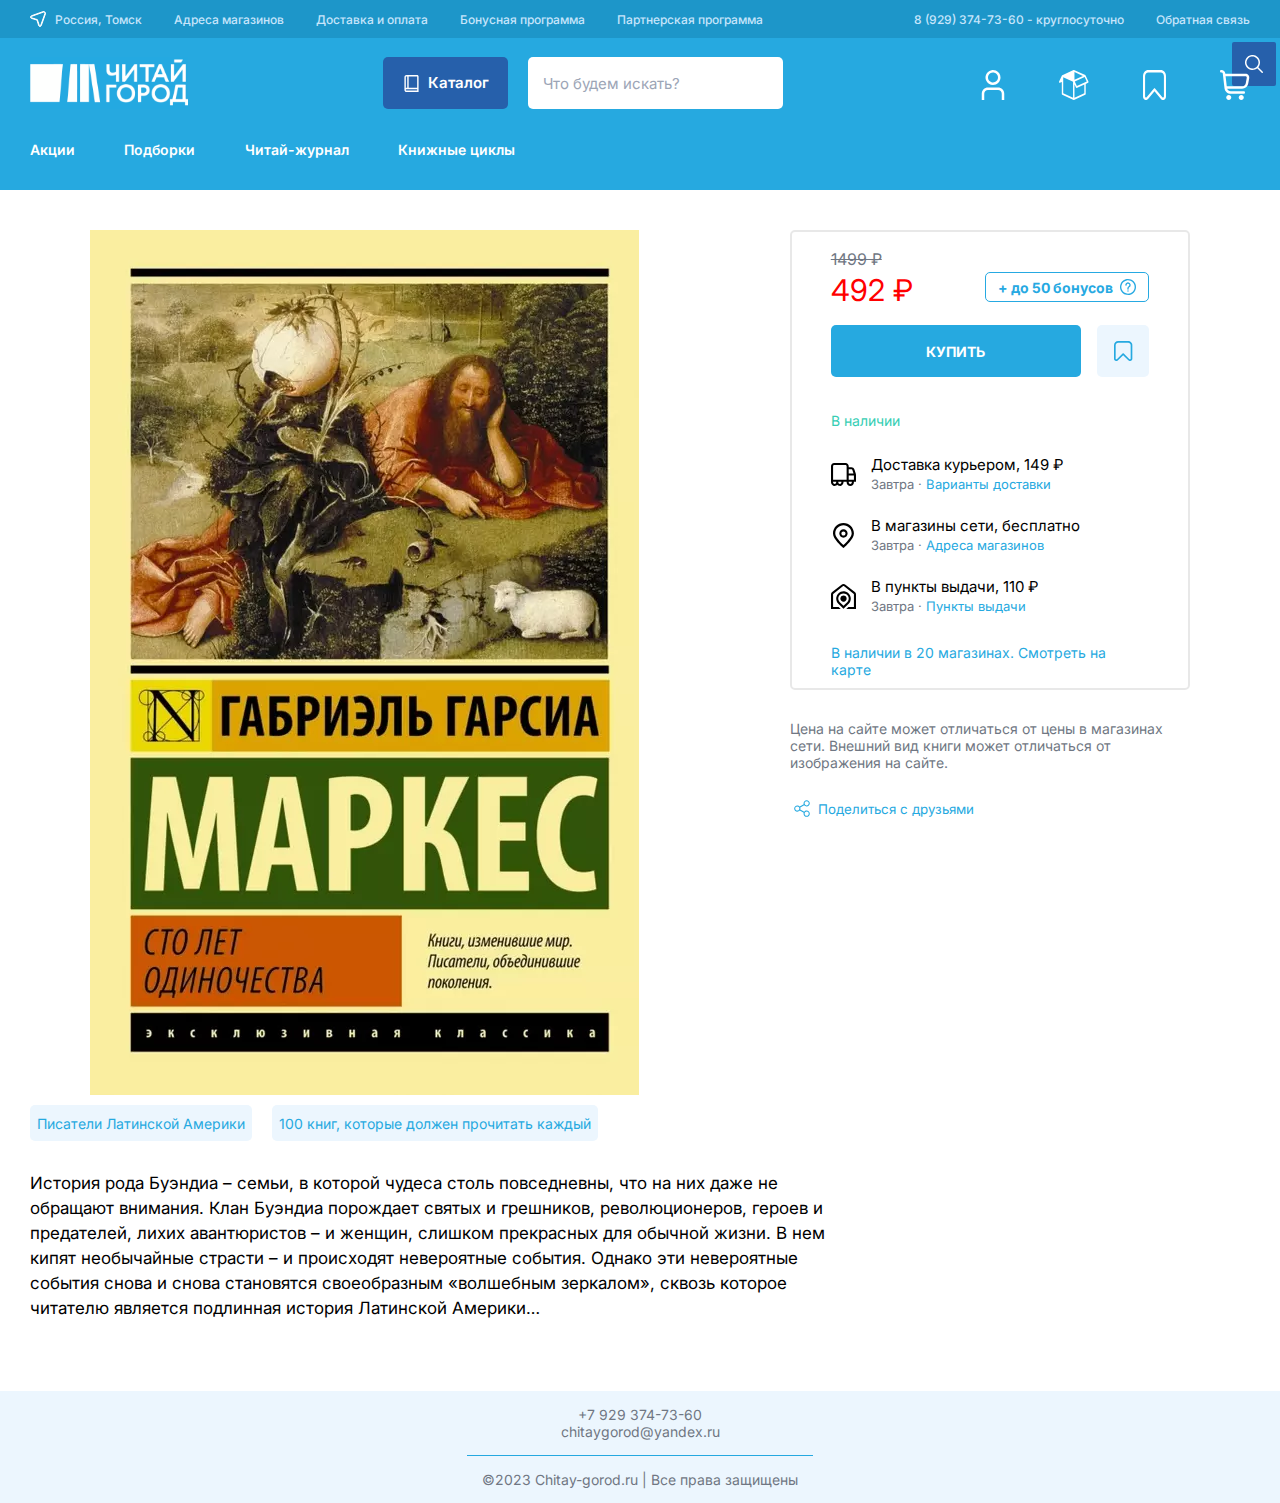
<file: 100let-odin.html>
<!DOCTYPE html>
<html lang="en">

<head>
    <meta charset="UTF-8">
    <title>Сто лет одиночества</title>
    <link rel="icon" href="img/ico.png" type="image/x-icon">
    <link rel="shortcut icon" href="img/ico.png" type="image/x-icon">
    <link rel="stylesheet" href="css/style.css">
    <link rel="stylesheet" href="css/stylebook.css">
    <link rel="preconnect" href="https://fonts.googleapis.com">
    <link rel="preconnect" href="https://fonts.gstatic.com" crossorigin>
    <link href="https://fonts.googleapis.com/css2?family=Inter:wght@400;500;600;700&display=swap" rel="stylesheet">
</head>

<body>
<div class="header_wrap">
    <div class="container">
        <div class="header">
            <div class="adres">
                <img class="arrow" src="img/plane11.svg" alt="Местоположение">
                <a href="#" class="p_adres">Россия, Томск</a>
            </div>
            <div class="nav">
                <a href="#" class="nav_a">Адреса магазинов</a>
                <a href="#" class="nav_a">Доставка и оплата</a>
                <a href="#" class="nav_a">Бонусная программа</a>
                <a href="#" class="nav_a">Партнерская программа</a>
            </div>
            <div class="nav_contacts">
                <a href="tel:+79293747360">8 (929) 374-73-60 - круглосуточно</a>
                <a href="#">Обратная связь</a>
            </div>
        </div>
    </div>
</div>
<!-- MENU BAR -->
<div class="menu_bar_wrap">
    <div class="container">
        <div class="menu_bar">
            <a href="index.html"><img class="logo" src="img/logo2.svg" alt="Логотип"></a>
            <div class="do">
                <div class="dropdown">
                    <button onclick="myFunction()" class="dropbtn">
                        <img class="btn-icon" src="img/ic_btn/book(white).svg" alt="">
                        Каталог
                    </button>
                    <div id="myDropdown" class="dropdown-content">
                        <a href="#" class="droplist">
                            <svg class="droplist-svg" width="24" height="24" viewBox="0 0 24 24" fill="none"
                                 xmlns="http://www.w3.org/2000/svg">
                                <g clip-path="url(#clip0_124_35)">
                                    <path
                                            d="M20 0H5C4.20435 0 3.44129 0.31607 2.87868 0.87868C2.31607 1.44129 2 2.20435 2 3V21C2 21.7956 2.31607 22.5587 2.87868 23.1213C3.44129 23.6839 4.20435 24 5 24H22V2C22 1.46957 21.7893 0.960859 21.4142 0.585786C21.0391 0.210714 20.5304 0 20 0ZM20 18H8V2H20V18ZM5 2H6V18H5.017C4.66973 18.003 4.32562 18.0663 4 18.187V3C4 2.73478 4.10536 2.48043 4.29289 2.29289C4.48043 2.10536 4.73478 2 5 2ZM5 22C4.73616 22 4.48301 21.8957 4.29571 21.7099C4.1084 21.5241 4.00211 21.2718 4 21.008H4.015C4.01394 20.876 4.03903 20.7451 4.08881 20.6229C4.13859 20.5006 4.21209 20.3894 4.30505 20.2957C4.39801 20.202 4.50861 20.1276 4.63046 20.0769C4.75231 20.0261 4.883 20 5.015 20H20V22H5Z"
                                            fill="black"/>
                                </g>
                                <defs>
                                    <clipPath id="clip0_124_35">
                                        <rect width="24" height="24" fill="white"/>
                                    </clipPath>
                                </defs>
                            </svg>

                            <div class="droplist-txt">Книги</div>
                        </a>
                        <a href="#" class="droplist">
                            <svg class="droplist-svg" width="24" height="24" viewBox="0 0 24 24" fill="none"
                                 xmlns="http://www.w3.org/2000/svg">
                                <g clip-path="url(#clip0_124_28)">
                                    <path
                                            d="M23.968 8.06798L23.261 7.36098L20.232 10.39L13.61 3.76798L16.639 0.738982L15.932 0.0319824L12.626 3.33698L4.117 6.49398L0.0209961 23.979L17.506 19.882L20.663 11.373L23.968 8.06798ZM16.755 19.031L2.287 22.421L8.124 16.583C8.519 16.845 8.992 17 9.5 17C10.878 17 12 15.878 12 14.5C12 13.122 10.878 12 9.5 12C8.122 12 7 13.122 7 14.5C7 15.009 7.154 15.481 7.417 15.876L1.579 21.714L4.97 7.24498L12.777 4.34798L19.652 11.223L16.755 19.031ZM8.001 14.5C8.001 13.673 8.674 13 9.501 13C10.328 13 11.001 13.673 11.001 14.5C11.001 15.327 10.328 16 9.501 16C8.674 16 8.001 15.327 8.001 14.5Z"
                                            fill="black" stroke="black"/>
                                </g>
                                <defs>
                                    <clipPath id="clip0_124_28">
                                        <rect width="24" height="24" fill="white"/>
                                    </clipPath>
                                </defs>
                            </svg>
                            <div class="droplist-txt">Канцтовары</div>
                        </a>
                        <a href="#" class="droplist">
                            <svg class="droplist-svg" width="24" height="24" viewBox="0 0 24 24" fill="none"
                                 xmlns="http://www.w3.org/2000/svg">
                                <g clip-path="url(#clip0_124_33)">
                                    <path
                                            d="M18 24H10.437L10.728 22.77C10.8777 22.1906 10.9688 21.5976 11 21C11 20.4696 10.7893 19.9609 10.4142 19.5858C10.0391 19.2107 9.53043 19 9 19C8.46957 19 7.96086 19.2107 7.58579 19.5858C7.21071 19.9609 7 20.4696 7 21C7.03122 21.5976 7.12235 22.1906 7.272 22.77L7.563 24H0V9C0 8.20435 0.31607 7.44129 0.87868 6.87868C1.44129 6.31607 2.20435 6 3 6H5.272C5.11363 5.3443 5.02249 4.67418 5 4C5 2.93913 5.42143 1.92172 6.17157 1.17157C6.92172 0.421427 7.93913 0 9 0C10.0609 0 11.0783 0.421427 11.8284 1.17157C12.5786 1.92172 13 2.93913 13 4C12.9775 4.67418 12.8864 5.3443 12.728 6H15C15.7956 6 16.5587 6.31607 17.1213 6.87868C17.6839 7.44129 18 8.20435 18 9V10.772C18.6558 10.6142 19.3259 10.5231 20 10.5C21.0609 10.5 22.0783 10.9214 22.8284 11.6716C23.5786 12.4217 24 13.4391 24 14.5C24 15.5609 23.5786 16.5783 22.8284 17.3284C22.0783 18.0786 21.0609 18.5 20 18.5C19.3259 18.4769 18.6558 18.3858 18 18.228V24ZM12.914 22H16V15.582L17.291 15.974C18.1689 16.2601 19.0788 16.4368 20 16.5C20.5304 16.5 21.0391 16.2893 21.4142 15.9142C21.7893 15.5391 22 15.0304 22 14.5C22 13.9696 21.7893 13.4609 21.4142 13.0858C21.0391 12.7107 20.5304 12.5 20 12.5C19.0788 12.5632 18.1689 12.7399 17.291 13.026L16 13.418V9C16 8.73478 15.8946 8.48043 15.7071 8.29289C15.5196 8.10536 15.2652 8 15 8H10.082L10.474 6.709C10.7603 5.83114 10.937 4.92123 11 4C11 3.46957 10.7893 2.96086 10.4142 2.58579C10.0391 2.21071 9.53043 2 9 2C8.46957 2 7.96086 2.21071 7.58579 2.58579C7.21071 2.96086 7 3.46957 7 4C7.06299 4.92123 7.23967 5.83114 7.526 6.709L7.918 8H3C2.73478 8 2.48043 8.10536 2.29289 8.29289C2.10536 8.48043 2 8.73478 2 9V22H5.086C5.03394 21.6691 5.0052 21.3349 5 21C5 19.9391 5.42143 18.9217 6.17157 18.1716C6.92172 17.4214 7.93913 17 9 17C10.0609 17 11.0783 17.4214 11.8284 18.1716C12.5786 18.9217 13 19.9391 13 21C12.9948 21.3349 12.9661 21.6691 12.914 22Z"
                                            fill="black"/>
                                </g>
                                <defs>
                                    <clipPath id="clip0_124_33">
                                        <rect width="24" height="24" fill="white"/>
                                    </clipPath>
                                </defs>
                            </svg>

                            <div class="droplist-txt">Игры и игрушки</div>
                        </a>
                        <a href="#" class="droplist">
                            <svg class="droplist-svg" width="24" height="24" viewBox="0 0 24 24" fill="none"
                                 xmlns="http://www.w3.org/2000/svg">
                                <g clip-path="url(#clip0_124_26)">
                                    <path
                                            d="M23.0999 0.89997C22.5162 0.343992 21.741 0.0338745 20.9349 0.0338745C20.1288 0.0338745 19.3536 0.343992 18.7699 0.89997L7.56293 12.1C7.21427 12.0329 6.85998 11.9994 6.50493 12C5.78313 11.9979 5.06809 12.139 4.40122 12.4152C3.73435 12.6914 3.1289 13.0972 2.61993 13.609C0.699926 15.533 0.185926 21.628 0.0999258 22.83L0.0239258 23.976L1.16893 23.896C2.36893 23.814 8.46893 23.303 10.3909 21.38C11.0267 20.7424 11.496 19.9583 11.7576 19.0967C12.0191 18.2351 12.0649 17.3224 11.8909 16.439L23.0999 5.22997C23.6726 4.65497 23.9941 3.8765 23.9941 3.06497C23.9941 2.25344 23.6726 1.47497 23.0999 0.89997ZM8.97693 19.966C8.04693 20.895 4.70993 21.526 2.20293 21.796C2.48593 19.196 3.14593 15.912 4.03393 15.023C4.70017 14.4229 5.5713 14.1014 6.46762 14.1248C7.36395 14.1483 8.2171 14.5148 8.85112 15.1488C9.48513 15.7828 9.85164 16.636 9.87505 17.5323C9.89846 18.4286 9.57698 19.2997 8.97693 19.966ZM21.6879 3.81597L11.0669 14.438C10.6723 13.8405 10.1623 13.3278 9.56693 12.93L20.1839 2.31197C20.386 2.11905 20.6546 2.0114 20.9339 2.0114C21.2133 2.0114 21.4819 2.11905 21.6839 2.31197C21.7831 2.41036 21.8619 2.52736 21.9158 2.65626C21.9697 2.78516 21.9977 2.92343 21.998 3.06314C21.9984 3.20285 21.9712 3.34127 21.918 3.47045C21.8648 3.59964 21.7866 3.71705 21.6879 3.81597Z"
                                            fill="black"/>
                                </g>
                                <defs>
                                    <clipPath id="clip0_124_26">
                                        <rect width="24" height="24" fill="white"/>
                                    </clipPath>
                                </defs>
                            </svg>

                            <div class="droplist-txt">Творчество</div>
                        </a>
                        <a href="#" class="droplist">
                            <svg class="droplist-svg" width="24" height="24" viewBox="0 0 24 24" fill="none"
                                 xmlns="http://www.w3.org/2000/svg">
                                <g clip-path="url(#clip0_124_24)">
                                    <path
                                            d="M20 7H18.262C18.8274 6.5016 19.2762 5.88488 19.5766 5.1936C19.8769 4.50232 20.0215 3.75341 20 3C20 2.73478 19.8946 2.48043 19.7071 2.29289C19.5196 2.10536 19.2652 2 19 2C18.7348 2 18.4804 2.10536 18.2929 2.29289C18.1054 2.48043 18 2.73478 18 3C18 5.622 15.629 6.53 13.826 6.841C14.4915 5.66105 14.8921 4.35037 15 3C15 2.20435 14.6839 1.44129 14.1213 0.87868C13.5587 0.31607 12.7956 0 12 0C11.2044 0 10.4413 0.31607 9.87868 0.87868C9.31607 1.44129 9 2.20435 9 3C9.10791 4.35037 9.50852 5.66105 10.174 6.841C8.371 6.53 6 5.622 6 3C6 2.73478 5.89464 2.48043 5.70711 2.29289C5.51957 2.10536 5.26522 2 5 2C4.73478 2 4.48043 2.10536 4.29289 2.29289C4.10536 2.48043 4 2.73478 4 3C3.97851 3.75341 4.12307 4.50232 4.42344 5.1936C4.7238 5.88488 5.1726 6.5016 5.738 7H4C2.93913 7 1.92172 7.42143 1.17157 8.17157C0.421427 8.92172 0 9.93913 0 11L0 12C0 12.5304 0.210714 13.0391 0.585786 13.4142C0.960859 13.7893 1.46957 14 2 14V19C2.00159 20.3256 2.52888 21.5964 3.46622 22.5338C4.40356 23.4711 5.67441 23.9984 7 24H17C18.3256 23.9984 19.5964 23.4711 20.5338 22.5338C21.4711 21.5964 21.9984 20.3256 22 19V14C22.5304 14 23.0391 13.7893 23.4142 13.4142C23.7893 13.0391 24 12.5304 24 12V11C24 9.93913 23.5786 8.92172 22.8284 8.17157C22.0783 7.42143 21.0609 7 20 7ZM12 2C12.2652 2 12.5196 2.10536 12.7071 2.29289C12.8946 2.48043 13 2.73478 13 3C12.8793 4.06283 12.5387 5.08891 12 6.013C11.4613 5.08891 11.1207 4.06283 11 3C11 2.73478 11.1054 2.48043 11.2929 2.29289C11.4804 2.10536 11.7348 2 12 2ZM2 11C2 10.4696 2.21071 9.96086 2.58579 9.58579C2.96086 9.21071 3.46957 9 4 9H11V12H2V11ZM4 19V14H11V22H7C6.20435 22 5.44129 21.6839 4.87868 21.1213C4.31607 20.5587 4 19.7956 4 19ZM20 19C20 19.7956 19.6839 20.5587 19.1213 21.1213C18.5587 21.6839 17.7956 22 17 22H13V14H20V19ZM13 12V9H20C20.5304 9 21.0391 9.21071 21.4142 9.58579C21.7893 9.96086 22 10.4696 22 11V12H13Z"
                                            fill="black"/>
                                </g>
                                <defs>
                                    <clipPath id="clip0_124_24">
                                        <rect width="24" height="24" fill="white"/>
                                    </clipPath>
                                </defs>
                            </svg>

                            <div class="droplist-txt">Сувениры</div>
                        </a>
                        <a href="#" class="droplist">
                            <svg class="droplist-svg" width="24" height="24" viewBox="0 0 24 24" fill="none"
                                 xmlns="http://www.w3.org/2000/svg">
                                <g clip-path="url(#clip0_124_22)">
                                    <path
                                            d="M19 2H18V1C18 0.448 17.553 0 17 0C16.447 0 16 0.448 16 1V2H8V1C8 0.448 7.553 0 7 0C6.447 0 6 0.448 6 1V2H5C2.243 2 0 4.243 0 7V19C0 21.757 2.243 24 5 24H19C21.757 24 24 21.757 24 19V7C24 4.243 21.757 2 19 2ZM5 4H19C20.654 4 22 5.346 22 7V8H2V7C2 5.346 3.346 4 5 4ZM19 22H5C3.346 22 2 20.654 2 19V10H22V19C22 20.654 20.654 22 19 22ZM17.832 13.152C18.216 13.549 18.204 14.183 17.807 14.566L13.067 19.134C12.514 19.687 11.76 20 10.959 20C10.158 20 9.404 19.688 8.838 19.121L6.586 17.029C6.182 16.653 6.158 16.02 6.534 15.616C6.912 15.211 7.544 15.189 7.947 15.564L10.225 17.681C10.658 18.111 11.288 18.083 11.664 17.707L16.418 13.125C16.816 12.742 17.448 12.754 17.832 13.151V13.152Z"
                                            fill="black"/>
                                </g>
                                <defs>
                                    <clipPath id="clip0_124_22">
                                        <rect width="24" height="24" fill="white"/>
                                    </clipPath>
                                </defs>
                            </svg>

                            <div class="droplist-txt">Календари</div>
                        </a>
                        <a href="#" class="droplist">
                            <svg class="droplist-svg" width="24" height="24" viewBox="0 0 24 24" fill="none"
                                 xmlns="http://www.w3.org/2000/svg">
                                <g clip-path="url(#clip0_124_18)">
                                    <path
                                            d="M12 24C10.374 24 8.84 23.286 7.792 22.041C6.252 22.218 4.665 21.635 3.515 20.486C2.366 19.336 1.786 17.746 1.925 16.124C0.714 15.16 0 13.626 0 12C0 10.374 0.714 8.84 1.96 7.792C1.785 6.255 2.365 4.665 3.515 3.515C4.665 2.364 6.252 1.785 7.876 1.925C8.84 0.715 10.374 0 12 0C13.626 0 15.16 0.714 16.208 1.959C17.75 1.783 19.335 2.365 20.485 3.514C21.634 4.664 22.214 6.254 22.075 7.876C23.286 8.84 24 10.374 24 12C24 13.626 23.286 15.16 22.04 16.208C22.215 17.745 21.635 19.335 20.485 20.485C19.334 21.635 17.744 22.214 16.124 22.075C15.16 23.285 13.626 24 12 24ZM7.873 20.076C8.434 20.076 8.954 20.317 9.321 20.752C9.989 21.545 10.965 22 12 22C13.035 22 14.011 21.545 14.679 20.752C15.082 20.273 15.669 20.031 16.295 20.082C17.329 20.169 18.339 19.802 19.071 19.07C19.802 18.339 20.171 17.327 20.083 16.294C20.029 15.67 20.273 15.081 20.753 14.677C21.545 14.01 22 13.033 22 11.999C22 10.965 21.545 9.988 20.753 9.321C20.274 8.918 20.029 8.328 20.083 7.704C20.171 6.671 19.803 5.659 19.071 4.928C18.339 4.197 17.323 3.832 16.296 3.916C15.67 3.973 15.082 3.725 14.679 3.247C14.011 2.454 13.035 1.999 12 1.999C10.965 1.999 9.989 2.454 9.321 3.247C8.917 3.726 8.328 3.966 7.705 3.917C6.666 3.827 5.661 4.197 4.929 4.929C4.198 5.66 3.829 6.672 3.917 7.705C3.971 8.329 3.727 8.918 3.247 9.322C2.455 9.989 2 10.966 2 12C2 13.034 2.455 14.011 3.247 14.678C3.726 15.081 3.971 15.671 3.917 16.295C3.829 17.328 4.197 18.34 4.929 19.071C5.661 19.803 6.682 20.169 7.704 20.083C7.761 20.078 7.817 20.076 7.873 20.076ZM9 8C8.448 8 8 8.448 8 9C8 9.552 8.448 10 9 10C9.552 10 10 9.552 10 9C10 8.448 9.552 8 9 8ZM15 14C14.448 14 14 14.448 14 15C14 15.552 14.448 16 15 16C15.552 16 16 15.552 16 15C16 14.448 15.552 14 15 14ZM10.832 15.555L14.832 9.555C15.139 9.096 15.015 8.474 14.555 8.168C14.094 7.86 13.474 7.986 13.168 8.445L9.168 14.445C8.861 14.904 8.985 15.526 9.445 15.832C9.616 15.946 9.808 16 9.999 16C10.322 16 10.64 15.844 10.832 15.555Z"
                                            fill="black"/>
                                </g>
                                <defs>
                                    <clipPath id="clip0_124_18">
                                        <rect width="24" height="24" fill="white"/>
                                    </clipPath>
                                </defs>
                            </svg>

                            <div class="droplist-txt">Распродажа</div>
                        </a>
                    </div>
                </div>
                <div class="lupa_cont">
                    <button class="lupa">
                        <img src="img/ic_bar/lupa.svg" alt="">
                    </button>
                    <input type="search" class="search" placeholder="Что будем искать?">
                </div>
            </div>
            <div class="nav_icons">
                <div class="icon-wrap">
                    <a class="icon">
                        <svg width="30" height="30" viewBox="0 0 30 30" fill="none"
                             xmlns="http://www.w3.org/2000/svg">
                            <g clip-path="url(#clip0_38_30)">
                                <path
                                        d="M26.25 30H23.75V23.6963C23.749 22.7162 23.3593 21.7767 22.6663 21.0837C21.9733 20.3907 21.0338 20.001 20.0537 20H9.94625C8.96625 20.001 8.02667 20.3907 7.3337 21.0837C6.64074 21.7767 6.25099 22.7162 6.25 23.6963V30H3.75V23.6963C3.75198 22.0535 4.40544 20.4786 5.56703 19.317C6.72862 18.1554 8.30351 17.502 9.94625 17.5H20.0537C21.6965 17.502 23.2714 18.1554 24.433 19.317C25.5946 20.4786 26.248 22.0535 26.25 23.6963V30Z"
                                        fill="white"/>
                                <path
                                        d="M15 15C13.5166 15 12.0666 14.5601 10.8332 13.736C9.59986 12.9119 8.63856 11.7406 8.07091 10.3701C7.50325 8.99968 7.35472 7.49168 7.64411 6.03683C7.9335 4.58197 8.64781 3.2456 9.6967 2.1967C10.7456 1.14781 12.082 0.433503 13.5368 0.144114C14.9917 -0.145275 16.4997 0.00324965 17.8701 0.570907C19.2406 1.13856 20.4119 2.09986 21.236 3.33323C22.0601 4.5666 22.5 6.01664 22.5 7.5C22.498 9.48852 21.7072 11.395 20.3011 12.8011C18.895 14.2072 16.9885 14.998 15 15ZM15 2.5C14.0111 2.5 13.0444 2.79325 12.2222 3.34266C11.3999 3.89206 10.759 4.67296 10.3806 5.58659C10.0022 6.50022 9.90315 7.50555 10.0961 8.47546C10.289 9.44536 10.7652 10.3363 11.4645 11.0355C12.1637 11.7348 13.0546 12.211 14.0246 12.4039C14.9945 12.5969 15.9998 12.4978 16.9134 12.1194C17.8271 11.741 18.6079 11.1001 19.1574 10.2779C19.7068 9.45561 20 8.48891 20 7.5C20 6.17392 19.4732 4.90215 18.5355 3.96447C17.5979 3.02679 16.3261 2.5 15 2.5Z"
                                        fill="white"/>
                            </g>
                            <defs>
                                <clipPath id="clip0_38_30">
                                    <rect width="30" height="30" fill="white"/>
                                </clipPath>
                            </defs>
                        </svg>
                    </a>
                    <a class="icon-text">
                        Войти
                    </a>
                </div>
                <div class="icon-wrap">
                    <a class="icon">
                        <svg width="30" height="30" viewBox="0 0 30 30" fill="none"
                             xmlns="http://www.w3.org/2000/svg">
                            <g clip-path="url(#clip0_38_42)">
                                <path
                                        d="M3.27378 24.8297L14.5238 29.9399C14.5472 29.9399 14.5707 29.9699 14.5941 29.9699C14.641 30 14.7113 30 14.7582 30C14.805 30 14.8285 30 14.8753 30C14.8753 30 14.8753 30 14.8988 30C14.9222 30 14.9691 29.9699 14.9925 29.9699L26.2425 24.8597C26.5238 24.7395 26.7113 24.3788 26.7113 24.018V13.8878L29.055 12.8357C29.2425 12.7455 29.4066 12.5351 29.4769 12.2946C29.5472 12.0541 29.5238 11.7535 29.4066 11.513L26.5941 5.501L26.5707 5.47094C26.5707 5.44088 26.5472 5.44088 26.5472 5.41082C26.5472 5.38076 26.5238 5.38076 26.5238 5.3507C26.5238 5.3507 26.5238 5.3507 26.5238 5.32064C26.5003 5.29058 26.5003 5.29058 26.4769 5.26052L26.4535 5.23046L26.43 5.2004H26.4066L26.3832 5.17034C26.3597 5.14028 26.3363 5.14028 26.3128 5.14028C26.2894 5.14028 26.2894 5.11022 26.266 5.11022L15.016 0C15.016 0 15.016 0 14.9925 0H14.9691H14.9457C14.9222 0 14.9222 0 14.8988 0C14.8753 0 14.8753 0 14.8519 0C14.8285 0 14.8285 0 14.805 0C14.7816 0 14.7582 0 14.7113 0C14.6878 0 14.6878 0 14.6644 0C14.6175 0 14.5707 0.0300597 14.5472 0.0300597L3.29721 5.14028C3.25034 5.17034 3.2269 5.17034 3.18003 5.2004L3.15659 5.23046C3.13315 5.26052 3.10971 5.26052 3.08628 5.29058L3.06284 5.32064C3.0394 5.3507 3.01596 5.3507 3.01596 5.38076L2.99253 5.41082C2.96909 5.44088 2.96909 5.47094 2.94565 5.47094C2.94565 5.47094 2.94565 5.501 2.92221 5.501L0.109714 11.513C-0.0543486 11.8437 -0.0309111 12.2645 0.156589 12.5351C0.297214 12.7455 0.484714 12.8657 0.695651 12.8657C0.765964 12.8657 0.859714 12.8357 0.930026 12.8056L2.80503 11.9639V23.988C2.80503 24.3788 2.99253 24.7094 3.27378 24.8297ZM27.766 11.483L17.8753 15.992L15.7894 11.5431L25.68 7.03407L27.766 11.483ZM15.4613 2.10421L23.8988 5.9519L15.4613 9.7996V2.10421ZM15.4613 14.3086L16.9613 17.525C17.1019 17.8257 17.3363 17.976 17.5707 17.976C17.641 17.976 17.7347 17.9459 17.805 17.9158L25.305 14.519V23.3567L15.4613 27.8357V14.3086ZM4.21128 7.21443L14.055 11.6934V27.8056L4.21128 23.3267V7.21443Z"
                                        fill="white"/>
                            </g>
                            <defs>
                                <clipPath id="clip0_38_42">
                                    <rect width="30" height="30" fill="white"/>
                                </clipPath>
                            </defs>
                        </svg>

                    </a>
                    <a class="icon-text">
                        Заказы
                    </a>
                </div>
                <div class="icon-wrap">
                    <a class="icon">
                        <svg width="30" height="30" viewBox="0 0 30 30" fill="none"
                             xmlns="http://www.w3.org/2000/svg">
                            <path
                                    d="M24.0068 29.9957C23.62 29.9944 23.2373 29.9015 22.8807 29.7224C22.5242 29.5433 22.2009 29.2814 21.9295 28.9521L15.5 21.3107L9.07052 28.9571C8.6576 29.4579 8.12805 29.7984 7.55089 29.9342C6.97373 30.0699 6.37574 29.9947 5.83488 29.7182C5.28865 29.4555 4.82137 29.0021 4.49406 28.417C4.16674 27.832 3.99461 27.1425 4.00013 26.4387V6.24909C4.00013 4.59173 4.55085 3.00225 5.53114 1.83032C6.51144 0.658385 7.841 0 9.22734 0L21.7726 0C22.4591 0 23.1388 0.161638 23.773 0.475684C24.4072 0.78973 24.9834 1.25004 25.4688 1.83032C25.9542 2.4106 26.3393 3.09949 26.602 3.85767C26.8647 4.61584 26.9999 5.42845 26.9999 6.24909V26.4387C27.0057 27.1419 26.8342 27.831 26.5077 28.416C26.1811 29.0009 25.7147 29.4548 25.1693 29.7182C24.8011 29.9023 24.4059 29.9966 24.0068 29.9957ZM9.22734 2.49964C8.39553 2.49964 7.5978 2.89467 7.00962 3.59783C6.42145 4.30099 6.09101 5.25468 6.09101 6.24909V26.4387C6.09064 26.6469 6.14189 26.8507 6.23832 27.0241C6.33474 27.1976 6.472 27.333 6.63275 27.4132C6.79351 27.4934 6.97055 27.5149 7.14152 27.475C7.31248 27.435 7.4697 27.3353 7.59331 27.1886L14.7682 18.6635C14.9641 18.4308 15.229 18.3001 15.5052 18.3001C15.7814 18.3001 16.0464 18.4308 16.2423 18.6635L23.4088 27.1861C23.5324 27.3328 23.6896 27.4325 23.8606 27.4725C24.0315 27.5124 24.2086 27.4909 24.3693 27.4107C24.5301 27.3305 24.6673 27.1951 24.7638 27.0216C24.8602 26.8482 24.9114 26.6444 24.9111 26.4362V6.24909C24.9111 5.25468 24.5806 4.30099 23.9925 3.59783C23.4043 2.89467 22.6065 2.49964 21.7747 2.49964H9.22734Z"
                                    fill="white"/>
                        </svg>

                    </a>
                    <a class="icon-text">
                        Закладки
                    </a>
                </div>
                <div class="icon-wrap">
                    <a class="icon">
                        <svg width="30" height="30" viewBox="0 0 30 30" fill="none"
                             xmlns="http://www.w3.org/2000/svg">
                            <g clip-path="url(#clip0_38_36)">
                                <path
                                        d="M28.3912 5.09625C28.0396 4.6743 27.5995 4.33494 27.1019 4.10227C26.6044 3.8696 26.0617 3.74933 25.5125 3.75H5.3025L5.25 3.31125C5.14256 2.39927 4.70423 1.55842 4.01811 0.948097C3.33199 0.337779 2.44578 0.000427242 1.5275 0L1.25 0C0.918479 0 0.600537 0.131696 0.366117 0.366117C0.131696 0.600537 0 0.918479 0 1.25C0 1.58152 0.131696 1.89946 0.366117 2.13388C0.600537 2.3683 0.918479 2.5 1.25 2.5H1.5275C1.83367 2.50004 2.12917 2.61245 2.35796 2.81589C2.58676 3.01934 2.73293 3.29969 2.76875 3.60375L4.48875 18.2288C4.66732 19.7497 5.3981 21.1522 6.54239 22.17C7.68667 23.1878 9.16482 23.75 10.6962 23.75H23.75C24.0815 23.75 24.3995 23.6183 24.6339 23.3839C24.8683 23.1495 25 22.8315 25 22.5C25 22.1685 24.8683 21.8505 24.6339 21.6161C24.3995 21.3817 24.0815 21.25 23.75 21.25H10.6962C9.92257 21.2478 9.1685 21.0064 8.53742 20.5588C7.90634 20.1113 7.42914 19.4794 7.17125 18.75H22.0712C23.5366 18.7501 24.9554 18.2353 26.0798 17.2955C27.2041 16.3558 27.9625 15.0509 28.2225 13.6088L29.2038 8.16625C29.3017 7.62626 29.2797 7.07133 29.1393 6.5408C28.9989 6.01026 28.7435 5.5171 28.3912 5.09625ZM26.75 7.7225L25.7675 13.165C25.6114 14.0312 25.1556 14.815 24.4798 15.379C23.8041 15.943 22.9514 16.2513 22.0712 16.25H6.77375L5.5975 6.25H25.5125C25.6961 6.2489 25.8777 6.28828 26.0444 6.36532C26.2111 6.44236 26.3588 6.55518 26.4769 6.69576C26.595 6.83634 26.6808 7.00121 26.728 7.17867C26.7752 7.35613 26.7827 7.54181 26.75 7.7225Z"
                                        fill="white"/>
                                <path
                                        d="M8.75 30C10.1307 30 11.25 28.8807 11.25 27.5C11.25 26.1193 10.1307 25 8.75 25C7.36929 25 6.25 26.1193 6.25 27.5C6.25 28.8807 7.36929 30 8.75 30Z"
                                        fill="white"/>
                                <path
                                        d="M21.25 30C22.6307 30 23.75 28.8807 23.75 27.5C23.75 26.1193 22.6307 25 21.25 25C19.8693 25 18.75 26.1193 18.75 27.5C18.75 28.8807 19.8693 30 21.25 30Z"
                                        fill="white"/>
                            </g>
                            <defs>
                                <clipPath id="clip0_38_36">
                                    <rect width="30" height="30" fill="white"/>
                                </clipPath>
                            </defs>
                        </svg>

                    </a>
                    <a class="icon-text">
                        Корзина
                    </a>
                </div>
            </div>
        </div>
    </div>
</div>
<!-- OFFER -->
<div class="offer-wrap">
    <div class="container">
        <div class="offer-bar">
            <div class="offer-nav">
                <a href="" class="a-offer">Акции</a>
                <a href="" class="a-offer">Подборки</a>
                <a href="" class="a-offer">Читай-журнал</a>
                <a href="" class="a-offer">Книжные циклы</a>
            </div>
        </div>
    </div>
</div>
<!-- BOOK -->
<div class="container">
    <div class="book-main">
        <div class="book-prev">
            <img src="img/100let.jpg" alt="">
        </div>
        <div class="book-info">
            <div class="book-author-name">
                <p>Сто лет одиночества</p>
                <a>Гарсия Маркез</a>
            </div>
            <div class="table">
                <div class="table-left">
                    <p>ID товара</p>
                    <p>Издательство</p>
                    <p>Серия</p>
                    <p>Год издания</p>
                    <p>ISBN</p>
                    <p>Количество страниц</p>
                    <p>Размер</p>
                    <p>Тип обложки</p>
                    <p>Тираж</p>
                    <p>Вес, г</p>
                    <p>Возрастные ограничения</p>
                </div>

                <div class="table-right">
                    <p>2598032</p>
                    <a>АСТ</a>
                    <a>Эксклюзивная классика</a>
                    <p>2022</p>
                    <p>978-5-17-104155-7</p>
                    <p>544</p>
                    <p>18.5x12x3.5</p>
                    <p>Твердый переплёт</p>
                    <p>10000</p>
                    <p>420</p>
                    <p>16+</p>
                </div>
            </div>
        </div>
        <div class="buy-and-disclaimer">
            <div class="buy-block">
                <!--BUY CONTAINER-->
                <div class="buy-container">
                    <p class="last-cost-buy">1499 ₽</p>
                    <div class="price-and-cashback">
                        <!--PRICE-->
                        <span>492 ₽</span>
                        <button class="cashback">
                            + до 50 бонусов
                            <svg class="cash-svg" width="16" height="16" viewBox="0 0 16 16" fill="none"
                                 xmlns="http://www.w3.org/2000/svg">
                                <g clip-path="url(#clip0_241_6)">
                                    <path class="cash-svg-path"
                                          d="M8 0C6.41775 0 4.87103 0.469192 3.55544 1.34824C2.23985 2.22729 1.21447 3.47672 0.608967 4.93853C0.00346629 6.40034 -0.15496 8.00888 0.153721 9.56072C0.462403 11.1126 1.22433 12.538 2.34315 13.6569C3.46197 14.7757 4.88743 15.5376 6.43928 15.8463C7.99113 16.155 9.59966 15.9965 11.0615 15.391C12.5233 14.7855 13.7727 13.7602 14.6518 12.4446C15.5308 11.129 16 9.58225 16 8C15.9977 5.87897 15.1541 3.84547 13.6543 2.34568C12.1545 0.845886 10.121 0.00229405 8 0ZM8 14.6667C6.68146 14.6667 5.39253 14.2757 4.2962 13.5431C3.19987 12.8106 2.34539 11.7694 1.84081 10.5512C1.33622 9.33305 1.2042 7.99261 1.46144 6.6994C1.71867 5.40619 2.35361 4.21831 3.28596 3.28596C4.21831 2.3536 5.4062 1.71867 6.6994 1.46143C7.99261 1.2042 9.33305 1.33622 10.5512 1.8408C11.7694 2.34539 12.8106 3.19987 13.5431 4.2962C14.2757 5.39253 14.6667 6.68146 14.6667 8C14.6647 9.76752 13.9617 11.4621 12.7119 12.7119C11.4621 13.9617 9.76752 14.6647 8 14.6667Z"
                                          fill="#26A9E2"/>
                                    <path class="cash-svg-path"
                                          d="M8.47816 3.37534C8.09372 3.30529 7.69857 3.32059 7.32069 3.42016C6.94281 3.51973 6.59144 3.70114 6.29143 3.95154C5.99142 4.20194 5.7501 4.51522 5.58457 4.8692C5.41903 5.22319 5.33332 5.60923 5.3335 6C5.3335 6.17681 5.40373 6.34638 5.52876 6.47141C5.65378 6.59643 5.82335 6.66667 6.00016 6.66667C6.17697 6.66667 6.34654 6.59643 6.47157 6.47141C6.59659 6.34638 6.66683 6.17681 6.66683 6C6.66666 5.80385 6.70977 5.61008 6.79309 5.43251C6.87641 5.25493 6.99788 5.09793 7.14884 4.97269C7.2998 4.84745 7.47654 4.75706 7.66645 4.70797C7.85635 4.65887 8.05475 4.65228 8.2475 4.68867C8.51086 4.73979 8.753 4.86826 8.943 5.05766C9.13299 5.24706 9.26222 5.4888 9.31416 5.752C9.36663 6.02827 9.3304 6.31405 9.21067 6.56849C9.09093 6.82293 8.89381 7.033 8.6475 7.16867C8.23961 7.40498 7.90255 7.74635 7.67145 8.1572C7.44034 8.56806 7.32364 9.03338 7.3335 9.50467V10C7.3335 10.1768 7.40373 10.3464 7.52876 10.4714C7.65378 10.5964 7.82335 10.6667 8.00016 10.6667C8.17697 10.6667 8.34654 10.5964 8.47157 10.4714C8.59659 10.3464 8.66683 10.1768 8.66683 10V9.50467C8.65846 9.27268 8.71137 9.04258 8.82021 8.83753C8.92905 8.63249 9.08999 8.45973 9.28683 8.33667C9.76984 8.07138 10.1588 7.66297 10.4002 7.16761C10.6416 6.67224 10.7237 6.11424 10.635 5.57035C10.5464 5.02646 10.2914 4.5234 9.90516 4.13033C9.51893 3.73727 9.02041 3.47351 8.47816 3.37534Z"
                                          fill="#26A9E2"/>
                                    <path class="cash-svg-path"
                                          d="M8.66683 12C8.66683 11.6318 8.36835 11.3333 8.00016 11.3333C7.63197 11.3333 7.3335 11.6318 7.3335 12C7.3335 12.3682 7.63197 12.6667 8.00016 12.6667C8.36835 12.6667 8.66683 12.3682 8.66683 12Z"
                                          fill="#26A9E2"/>
                                </g>
                                <defs>
                                    <clipPath id="clip0_241_6">
                                        <rect width="16" height="16" fill="white"/>
                                    </clipPath>
                                </defs>
                            </svg>
                        </button>
                    </div>
                    <div class="buy">
                        <button class="buy-btn-big">
                            КУПИТЬ
                        </button>
                        <button class="fav-big">
                            <svg width="20" height="20" viewBox="0 0 20 20" fill="none"
                                 xmlns="http://www.w3.org/2000/svg">
                                <g clip-path="url(#clip0_14_392)">
                                    <path d="M16.9476 20C16.6393 19.9992 16.3343 19.9372 16.0501 19.8178C15.7658 19.6984 15.5081 19.5238 15.2918 19.3042L10.1668 14.2092L5.04177 19.3075C4.71263 19.6414 4.29051 19.8685 3.83045 19.959C3.37039 20.0495 2.89373 19.9993 2.4626 19.815C2.0272 19.6399 1.65472 19.3375 1.39382 18.9474C1.13291 18.5573 0.995701 18.0976 1.0001 17.6283V4.16667C1.0001 3.0616 1.43909 2.00179 2.22049 1.22039C3.00189 0.438987 4.0617 0 5.16677 0L15.1668 0C15.7139 0 16.2558 0.107774 16.7613 0.317169C17.2668 0.526563 17.7261 0.833478 18.113 1.22039C18.5 1.6073 18.8069 2.06663 19.0163 2.57215C19.2257 3.07768 19.3334 3.61949 19.3334 4.16667V17.6283C19.3381 18.0972 19.2014 18.5567 18.9411 18.9467C18.6808 19.3368 18.3091 19.6393 17.8743 19.815C17.5808 19.9377 17.2657 20.0006 16.9476 20ZM5.16677 1.66667C4.50373 1.66667 3.86784 1.93006 3.399 2.3989C2.93016 2.86774 2.66677 3.50363 2.66677 4.16667V17.6283C2.66647 17.7672 2.70733 17.903 2.78419 18.0187C2.86104 18.1343 2.97045 18.2246 3.0986 18.2781C3.22674 18.3316 3.36786 18.3459 3.50414 18.3193C3.64042 18.2926 3.76574 18.2262 3.86427 18.1283L9.58344 12.4442C9.73957 12.289 9.95078 12.2018 10.1709 12.2018C10.3911 12.2018 10.6023 12.289 10.7584 12.4442L16.4709 18.1267C16.5695 18.2245 16.6948 18.291 16.8311 18.3176C16.9673 18.3443 17.1085 18.33 17.2366 18.2765C17.3648 18.2229 17.4742 18.1327 17.551 18.017C17.6279 17.9014 17.6687 17.7655 17.6684 17.6267V4.16667C17.6684 3.50363 17.405 2.86774 16.9362 2.3989C16.4674 1.93006 15.8315 1.66667 15.1684 1.66667H5.16677Z"
                                          fill="#26A9E0"/>
                                </g>
                                <defs>
                                    <clipPath id="clip0_14_392">
                                        <rect width="20" height="20" fill="white"/>
                                    </clipPath>
                                </defs>
                            </svg>
                        </button>
                    </div>
                    <p class="stock">В наличии</p>
                    <div class="delivery">
                        <div class="delivery-card">
                            <svg width="25" height="25" viewBox="0 0 25 25" fill="none"
                                 xmlns="http://www.w3.org/2000/svg">
                                <g clip-path="url(#clip0_21_8)">
                                    <path d="M25 13.176C25.0002 12.6163 24.9101 12.0602 24.7333 11.5292L23.3385 7.34478C23.1311 6.72263 22.7331 6.18151 22.2011 5.79807C21.669 5.41464 21.0298 5.20831 20.374 5.20832H17.7083V4.16666C17.7083 3.33786 17.3791 2.543 16.793 1.95695C16.207 1.3709 15.4121 1.04166 14.5833 1.04166H3.125C2.2962 1.04166 1.50134 1.3709 0.915291 1.95695C0.32924 2.543 0 3.33786 0 4.16666L0 20.3125C0.0089116 21.0327 0.229923 21.7343 0.635405 22.3296C1.04089 22.9249 1.61285 23.3874 2.27978 23.6594C2.94671 23.9314 3.67903 24.0008 4.38517 23.8589C5.09131 23.7169 5.73995 23.37 6.25 22.8615C6.76005 23.37 7.40869 23.7169 8.11483 23.8589C8.82097 24.0008 9.55329 23.9314 10.2202 23.6594C10.8872 23.3874 11.4591 22.9249 11.8646 22.3296C12.2701 21.7343 12.4911 21.0327 12.5 20.3125V19.7917H15.625V20.3125C15.625 21.2794 16.0091 22.2068 16.6928 22.8905C17.3766 23.5742 18.3039 23.9583 19.2708 23.9583C20.2378 23.9583 21.1651 23.5742 21.8488 22.8905C22.5326 22.2068 22.9167 21.2794 22.9167 20.3125V19.7917H25V13.176ZM20.374 7.29166C20.5925 7.29182 20.8054 7.36072 20.9827 7.48858C21.1599 7.61645 21.2924 7.79682 21.3615 8.00416L22.5135 11.4583H17.7083V7.29166H20.374ZM2.08333 4.16666C2.08333 3.89039 2.19308 3.62544 2.38843 3.43009C2.58378 3.23474 2.84873 3.12499 3.125 3.12499H14.5833C14.8596 3.12499 15.1246 3.23474 15.3199 3.43009C15.5153 3.62544 15.625 3.89039 15.625 4.16666V17.7083H2.08333V4.16666ZM3.64583 21.875C3.23143 21.875 2.834 21.7104 2.54098 21.4173C2.24795 21.1243 2.08333 20.7269 2.08333 20.3125V19.7917H5.20833V20.3125C5.20833 20.7269 5.04371 21.1243 4.75069 21.4173C4.45766 21.7104 4.06023 21.875 3.64583 21.875ZM10.4167 20.3125C10.4167 20.7269 10.252 21.1243 9.95902 21.4173C9.666 21.7104 9.26857 21.875 8.85417 21.875C8.43977 21.875 8.04234 21.7104 7.74931 21.4173C7.45629 21.1243 7.29167 20.7269 7.29167 20.3125V19.7917H10.4167V20.3125ZM20.8333 20.3125C20.8333 20.7269 20.6687 21.1243 20.3757 21.4173C20.0827 21.7104 19.6852 21.875 19.2708 21.875C18.8564 21.875 18.459 21.7104 18.166 21.4173C17.873 21.1243 17.7083 20.7269 17.7083 20.3125V19.7917H20.8333V20.3125ZM17.7083 17.7083V13.5417H22.9167V17.7083H17.7083Z"
                                          fill="black"/>
                                </g>
                                <defs>
                                    <clipPath id="clip0_21_8">
                                        <rect width="25" height="25" fill="white"/>
                                    </clipPath>
                                </defs>
                            </svg>
                            <div class="delivery-txt">
                                <p>Доставка курьером, 149 ₽</p>
                                <p>Завтра ·&nbsp<a> Варианты доставки</a></p>
                            </div>
                        </div>
                        <div class="delivery-card">
                            <svg width="25" height="25" viewBox="0 0 25 25" fill="none"
                                 xmlns="http://www.w3.org/2000/svg">
                                <g clip-path="url(#clip0_23_30)">
                                    <path d="M12.456 25.0084L11.7299 24.3859C10.7289 23.5478 1.98828 15.9991 1.98828 10.4774C1.98828 4.69625 6.67485 0.00967407 12.456 0.00967407C18.2372 0.00967407 22.9237 4.69625 22.9237 10.4774C22.9237 15.9991 14.1832 23.5478 13.1863 24.3901L12.456 25.0084ZM12.456 2.2731C7.92705 2.27823 4.25688 5.9484 4.25176 10.4774C4.25176 13.9462 9.6293 19.4876 12.456 22.0239C15.2828 19.4866 20.6603 13.942 20.6603 10.4774C20.6551 5.9484 16.985 2.27828 12.456 2.2731Z"
                                          fill="black"/>
                                    <path d="M12.456 14.6267C10.1644 14.6267 8.30664 12.769 8.30664 10.4774C8.30664 8.18581 10.1644 6.32809 12.456 6.32809C14.7476 6.32809 16.6053 8.18581 16.6053 10.4774C16.6053 12.769 14.7476 14.6267 12.456 14.6267ZM12.456 8.4027C11.3102 8.4027 10.3813 9.33156 10.3813 10.4774C10.3813 11.6232 11.3102 12.552 12.456 12.552C13.6018 12.552 14.5306 11.6232 14.5306 10.4774C14.5306 9.33156 13.6018 8.4027 12.456 8.4027Z"
                                          fill="black"/>
                                </g>
                                <defs>
                                    <clipPath id="clip0_23_30">
                                        <rect width="25" height="25" fill="white"/>
                                    </clipPath>
                                </defs>
                            </svg>
                            <div class="delivery-txt">
                                <p>В магазины сети, бесплатно</p>
                                <p>Завтра ·&nbsp<a>Адреса магазинов</a></p>
                            </div>
                        </div>
                        <div class="delivery-card">
                            <svg width="25" height="25" viewBox="0 0 25 25" fill="none"
                                 xmlns="http://www.w3.org/2000/svg">
                                <g clip-path="url(#clip0_21_12)">
                                    <path d="M19.7917 14.5905C19.7918 13.3909 19.4959 12.2097 18.9302 11.1518C18.3646 10.0939 17.5467 9.19194 16.549 8.5258C15.5513 7.85966 14.4047 7.44997 13.2108 7.33303C12.0169 7.2161 10.8125 7.39554 9.70458 7.85544C8.59661 8.31535 7.61923 9.04151 6.85908 9.96956C6.09893 10.8976 5.57949 11.9989 5.34681 13.1757C5.11414 14.3526 5.17541 15.5686 5.52521 16.7161C5.875 17.8636 6.50251 18.9071 7.3521 19.754L12.5 24.7915L17.6563 19.7488C18.3358 19.0731 18.8745 18.2692 19.241 17.3837C19.6076 16.4982 19.7948 15.5488 19.7917 14.5905ZM12.5 21.8749L8.81668 18.2728C8.08863 17.5447 7.59269 16.6172 7.39154 15.6075C7.19038 14.5977 7.29302 13.551 7.68649 12.5995C8.07997 11.648 8.74662 10.8345 9.60223 10.2618C10.4578 9.68904 11.464 9.38273 12.4936 9.38157C13.5232 9.3804 14.5301 9.68443 15.387 10.2552C16.2439 10.8261 16.9124 11.638 17.308 12.5886C17.7036 13.5392 17.8086 14.5857 17.6098 15.5959C17.4109 16.6061 16.917 17.5348 16.1906 18.2644L12.5 21.8749ZM12.5 11.4582C11.8819 11.4582 11.2778 11.6415 10.7639 11.9848C10.25 12.3282 9.84941 12.8163 9.61289 13.3873C9.37636 13.9583 9.31448 14.5867 9.43506 15.1928C9.55564 15.799 9.85326 16.3559 10.2903 16.7929C10.7273 17.2299 11.2842 17.5276 11.8904 17.6481C12.4965 17.7687 13.1249 17.7068 13.6959 17.4703C14.2669 17.2338 14.755 16.8332 15.0984 16.3193C15.4417 15.8054 15.625 15.2013 15.625 14.5832C15.625 13.7544 15.2958 12.9595 14.7097 12.3735C14.1237 11.7874 13.3288 11.4582 12.5 11.4582ZM25 10.4644V24.9999H15.2636L17.3958 22.9165H22.9167V10.4613C22.9173 10.3032 22.8815 10.147 22.8121 10.0048C22.7428 9.8627 22.6417 9.73839 22.5167 9.64152L13.1417 2.30402C12.9585 2.16075 12.7326 2.08292 12.5 2.08292C12.2674 2.08292 12.0416 2.16075 11.8583 2.30402L2.48334 9.63944C2.35822 9.73668 2.25709 9.86136 2.18774 10.0038C2.1184 10.1463 2.08268 10.3028 2.08334 10.4613V22.9165H7.60418L9.73439 24.9999H1.07682e-05V10.4613C-0.00123812 9.98674 0.106162 9.51817 0.313983 9.09151C0.521804 8.66486 0.82453 8.29143 1.19897 7.99985L10.574 0.664436C11.1239 0.233615 11.8024 -0.000488281 12.5011 -0.000488281C13.1997 -0.000488281 13.8782 0.233615 14.4281 0.664436L23.8031 8.00194C24.1771 8.2933 24.4795 8.66644 24.6869 9.09275C24.8944 9.51905 25.0015 9.98721 25 10.4613V10.4644Z"
                                          fill="black"/>
                                </g>
                                <defs>
                                    <clipPath id="clip0_21_12">
                                        <rect width="25" height="25" fill="white"/>
                                    </clipPath>
                                </defs>
                            </svg>
                            <div class="delivery-txt">
                                <p>В пункты выдачи, 110 ₽</p>
                                <p>Завтра ·&nbsp<a>Пункты выдачи</a></p>
                            </div>
                        </div>
                    </div>
                    <a class="availability">В наличии в 20 магазинах. Смотреть на карте</a>
                </div>
            </div>
            <div class="disclaimer">
                Цена на сайте может отличаться от цены в магазинах сети. Внешний вид книги может отличаться от
                изображения на сайте.
            </div>
            <button class="share">
                <svg width="25" height="25" viewBox="0 0 25 25" fill="none" xmlns="http://www.w3.org/2000/svg">
                    <path class="share-path"
                          d="M16.665 14.585C15.6787 14.585 14.7998 15.0439 14.2285 15.7568L10.2393 13.54C10.3564 13.2129 10.4199 12.8662 10.4199 12.5C10.4199 12.1338 10.3564 11.7871 10.2393 11.46L14.2285 9.24316C14.7998 9.95605 15.6836 10.415 16.665 10.415C18.3887 10.415 19.79 9.01367 19.79 7.29004C19.79 5.56641 18.3887 4.16504 16.665 4.16504C14.9414 4.16504 13.54 5.56641 13.54 7.29004C13.54 7.65625 13.6035 8.00781 13.7207 8.33008L9.73144 10.5469C9.16016 9.83398 8.27637 9.375 7.29492 9.375C5.57129 9.375 4.16992 10.7764 4.16992 12.5C4.16992 14.2236 5.57129 15.625 7.29492 15.625C8.28125 15.625 9.16016 15.166 9.73144 14.4531L13.7207 16.6699C13.6035 16.9971 13.54 17.3438 13.54 17.71C13.54 19.4336 14.9414 20.835 16.665 20.835C18.3887 20.835 19.79 19.4336 19.79 17.71C19.79 15.9863 18.3887 14.585 16.665 14.585ZM16.665 5.20996C17.8125 5.20996 18.75 6.14258 18.75 7.29492C18.75 8.44238 17.8174 9.37988 16.665 9.37988C15.4883 9.37988 14.5801 8.33984 14.5801 7.29492C14.585 6.14258 15.5176 5.20996 16.665 5.20996ZM7.29004 14.585C6.14258 14.585 5.20508 13.6523 5.20508 12.5C5.20508 11.3525 6.1377 10.415 7.29004 10.415C8.4375 10.415 9.375 11.3477 9.375 12.5C9.375 13.6475 8.44238 14.585 7.29004 14.585ZM16.665 19.79C15.5176 19.79 14.5801 18.8574 14.5801 17.7051C14.5801 16.2891 15.8936 15.6201 16.665 15.6201C17.8125 15.6201 18.75 16.5527 18.75 17.7051C18.75 18.8574 17.8174 19.79 16.665 19.79Z"
                          fill="#26A9E0"/>
                </svg>
                <span>Поделиться с друзьями</span>
            </button>
        </div>
    </div>
    <!--GENRE-->
    <div class="genre">
        <button class="genre-btn">
            Писатели Латинской Америки
        </button>
        <button class="genre-btn">
            100 книг, которые должен прочитать каждый
        </button>
        <p class="description">История рода Буэндиа – семьи, в которой чудеса столь повседневны, что на них даже не
            обращают внимания. Клан Буэндиа порождает святых и грешников, революционеров, героев и предателей, лихих
            авантюристов – и женщин, слишком прекрасных для обычной жизни. В нем кипят необычайные страсти – и
            происходят невероятные события.
            Однако эти невероятные события снова и снова становятся своеобразным «волшебным зеркалом», сквозь которое
            читателю является подлинная история Латинской Америки…</p>
    </div>

</div>

<footer class="footer">
    <div class="container">
        <div class="footer-contacts">
            <p>+7 929 374-73-60</p>
            <p>chitaygorod@yandex.ru</p>
        </div>
        <div class="shref"></div>
        <div class="rights">©2023 Chitay-gorod.ru | Все права защищены</div>
    </div>
</footer>


<script src="js/script.js">
    // const params = new URLSearchParams(window.location.search);
    // const bookName = params.get('book');
    // const title = document.getElementsByTagName("title")[0];
    // title.innerText = bookName;
</script>
</body>

</html>
</file>
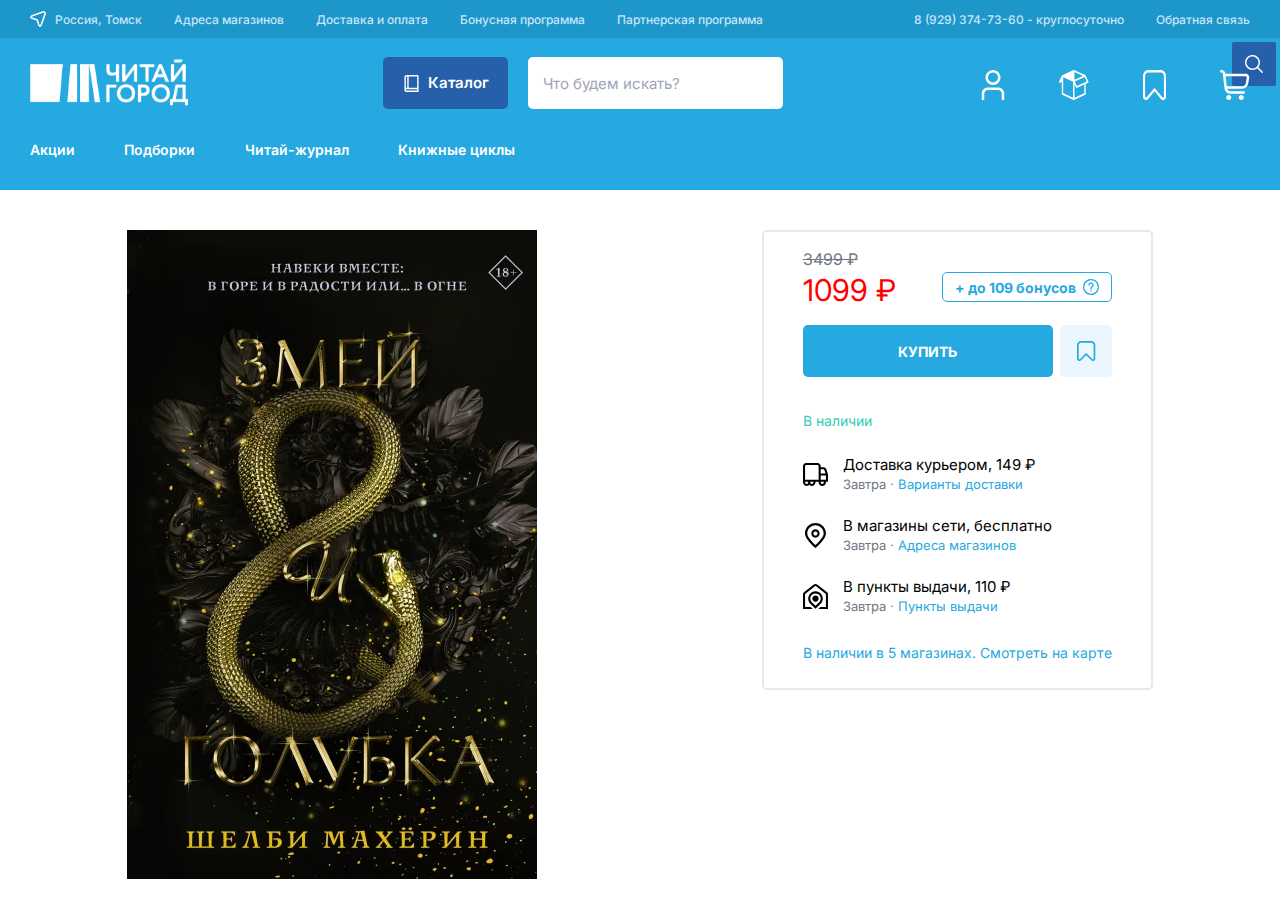
<file: book.html>
<!DOCTYPE html>
<html lang="en">

<head>
    <meta charset="UTF-8">
    <title>Змей и голубка</title>
    <link rel="icon" href="img/ico.png" type="image/x-icon">
    <link rel="shortcut icon" href="img/ico.png" type="image/x-icon">
    <link rel="stylesheet" href="css/style.css">
    <link rel="stylesheet" href="css/stylebook.css">
    <link rel="preconnect" href="https://fonts.googleapis.com">
    <link rel="preconnect" href="https://fonts.gstatic.com" crossorigin>
    <link href="https://fonts.googleapis.com/css2?family=Inter:wght@400;500;600;700&display=swap" rel="stylesheet">
</head>

<body>
<div class="header_wrap">
    <div class="container">
        <div class="header">
            <div class="adres">
                <img class="arrow" src="img/plane11.svg" alt="Местоположение">
                <a href="#" class="p_adres">Россия, Томск</a>
            </div>
            <div class="nav">
                <a href="#" class="nav_a">Адреса магазинов</a>
                <a href="#" class="nav_a">Доставка и оплата</a>
                <a href="#" class="nav_a">Бонусная программа</a>
                <a href="#" class="nav_a">Партнерская программа</a>
            </div>
            <div class="nav_contacts">
                <a href="tel:+79293747360">8 (929) 374-73-60 - круглосуточно</a>
                <a href="#">Обратная связь</a>
            </div>
        </div>
    </div>
</div>
<!-- MENU BAR -->
<div class="menu_bar_wrap">
    <div class="container">
        <div class="menu_bar">
            <a href=""><img class="logo" src="img/logo2.svg" alt="Логотип"></a>
            <div class="do">
                <div class="dropdown">
                    <button onclick="myFunction()" class="dropbtn">
                        <img class="btn-icon" src="img/ic_btn/book(white).svg" alt="">
                        Каталог
                    </button>
                    <div id="myDropdown" class="dropdown-content">
                        <a href="#" class="droplist">
                            <svg class="droplist-svg" width="24" height="24" viewBox="0 0 24 24" fill="none"
                                 xmlns="http://www.w3.org/2000/svg">
                                <g clip-path="url(#clip0_124_35)">
                                    <path
                                            d="M20 0H5C4.20435 0 3.44129 0.31607 2.87868 0.87868C2.31607 1.44129 2 2.20435 2 3V21C2 21.7956 2.31607 22.5587 2.87868 23.1213C3.44129 23.6839 4.20435 24 5 24H22V2C22 1.46957 21.7893 0.960859 21.4142 0.585786C21.0391 0.210714 20.5304 0 20 0ZM20 18H8V2H20V18ZM5 2H6V18H5.017C4.66973 18.003 4.32562 18.0663 4 18.187V3C4 2.73478 4.10536 2.48043 4.29289 2.29289C4.48043 2.10536 4.73478 2 5 2ZM5 22C4.73616 22 4.48301 21.8957 4.29571 21.7099C4.1084 21.5241 4.00211 21.2718 4 21.008H4.015C4.01394 20.876 4.03903 20.7451 4.08881 20.6229C4.13859 20.5006 4.21209 20.3894 4.30505 20.2957C4.39801 20.202 4.50861 20.1276 4.63046 20.0769C4.75231 20.0261 4.883 20 5.015 20H20V22H5Z"
                                            fill="black"/>
                                </g>
                                <defs>
                                    <clipPath id="clip0_124_35">
                                        <rect width="24" height="24" fill="white"/>
                                    </clipPath>
                                </defs>
                            </svg>

                            <div class="droplist-txt">Книги</div>
                        </a>
                        <a href="#" class="droplist">
                            <svg class="droplist-svg" width="24" height="24" viewBox="0 0 24 24" fill="none"
                                 xmlns="http://www.w3.org/2000/svg">
                                <g clip-path="url(#clip0_124_28)">
                                    <path
                                            d="M23.968 8.06798L23.261 7.36098L20.232 10.39L13.61 3.76798L16.639 0.738982L15.932 0.0319824L12.626 3.33698L4.117 6.49398L0.0209961 23.979L17.506 19.882L20.663 11.373L23.968 8.06798ZM16.755 19.031L2.287 22.421L8.124 16.583C8.519 16.845 8.992 17 9.5 17C10.878 17 12 15.878 12 14.5C12 13.122 10.878 12 9.5 12C8.122 12 7 13.122 7 14.5C7 15.009 7.154 15.481 7.417 15.876L1.579 21.714L4.97 7.24498L12.777 4.34798L19.652 11.223L16.755 19.031ZM8.001 14.5C8.001 13.673 8.674 13 9.501 13C10.328 13 11.001 13.673 11.001 14.5C11.001 15.327 10.328 16 9.501 16C8.674 16 8.001 15.327 8.001 14.5Z"
                                            fill="black" stroke="black"/>
                                </g>
                                <defs>
                                    <clipPath id="clip0_124_28">
                                        <rect width="24" height="24" fill="white"/>
                                    </clipPath>
                                </defs>
                            </svg>
                            <div class="droplist-txt">Канцтовары</div>
                        </a>
                        <a href="#" class="droplist">
                            <svg class="droplist-svg" width="24" height="24" viewBox="0 0 24 24" fill="none"
                                 xmlns="http://www.w3.org/2000/svg">
                                <g clip-path="url(#clip0_124_33)">
                                    <path
                                            d="M18 24H10.437L10.728 22.77C10.8777 22.1906 10.9688 21.5976 11 21C11 20.4696 10.7893 19.9609 10.4142 19.5858C10.0391 19.2107 9.53043 19 9 19C8.46957 19 7.96086 19.2107 7.58579 19.5858C7.21071 19.9609 7 20.4696 7 21C7.03122 21.5976 7.12235 22.1906 7.272 22.77L7.563 24H0V9C0 8.20435 0.31607 7.44129 0.87868 6.87868C1.44129 6.31607 2.20435 6 3 6H5.272C5.11363 5.3443 5.02249 4.67418 5 4C5 2.93913 5.42143 1.92172 6.17157 1.17157C6.92172 0.421427 7.93913 0 9 0C10.0609 0 11.0783 0.421427 11.8284 1.17157C12.5786 1.92172 13 2.93913 13 4C12.9775 4.67418 12.8864 5.3443 12.728 6H15C15.7956 6 16.5587 6.31607 17.1213 6.87868C17.6839 7.44129 18 8.20435 18 9V10.772C18.6558 10.6142 19.3259 10.5231 20 10.5C21.0609 10.5 22.0783 10.9214 22.8284 11.6716C23.5786 12.4217 24 13.4391 24 14.5C24 15.5609 23.5786 16.5783 22.8284 17.3284C22.0783 18.0786 21.0609 18.5 20 18.5C19.3259 18.4769 18.6558 18.3858 18 18.228V24ZM12.914 22H16V15.582L17.291 15.974C18.1689 16.2601 19.0788 16.4368 20 16.5C20.5304 16.5 21.0391 16.2893 21.4142 15.9142C21.7893 15.5391 22 15.0304 22 14.5C22 13.9696 21.7893 13.4609 21.4142 13.0858C21.0391 12.7107 20.5304 12.5 20 12.5C19.0788 12.5632 18.1689 12.7399 17.291 13.026L16 13.418V9C16 8.73478 15.8946 8.48043 15.7071 8.29289C15.5196 8.10536 15.2652 8 15 8H10.082L10.474 6.709C10.7603 5.83114 10.937 4.92123 11 4C11 3.46957 10.7893 2.96086 10.4142 2.58579C10.0391 2.21071 9.53043 2 9 2C8.46957 2 7.96086 2.21071 7.58579 2.58579C7.21071 2.96086 7 3.46957 7 4C7.06299 4.92123 7.23967 5.83114 7.526 6.709L7.918 8H3C2.73478 8 2.48043 8.10536 2.29289 8.29289C2.10536 8.48043 2 8.73478 2 9V22H5.086C5.03394 21.6691 5.0052 21.3349 5 21C5 19.9391 5.42143 18.9217 6.17157 18.1716C6.92172 17.4214 7.93913 17 9 17C10.0609 17 11.0783 17.4214 11.8284 18.1716C12.5786 18.9217 13 19.9391 13 21C12.9948 21.3349 12.9661 21.6691 12.914 22Z"
                                            fill="black"/>
                                </g>
                                <defs>
                                    <clipPath id="clip0_124_33">
                                        <rect width="24" height="24" fill="white"/>
                                    </clipPath>
                                </defs>
                            </svg>

                            <div class="droplist-txt">Игры и игрушки</div>
                        </a>
                        <a href="#" class="droplist">
                            <svg class="droplist-svg" width="24" height="24" viewBox="0 0 24 24" fill="none"
                                 xmlns="http://www.w3.org/2000/svg">
                                <g clip-path="url(#clip0_124_26)">
                                    <path
                                            d="M23.0999 0.89997C22.5162 0.343992 21.741 0.0338745 20.9349 0.0338745C20.1288 0.0338745 19.3536 0.343992 18.7699 0.89997L7.56293 12.1C7.21427 12.0329 6.85998 11.9994 6.50493 12C5.78313 11.9979 5.06809 12.139 4.40122 12.4152C3.73435 12.6914 3.1289 13.0972 2.61993 13.609C0.699926 15.533 0.185926 21.628 0.0999258 22.83L0.0239258 23.976L1.16893 23.896C2.36893 23.814 8.46893 23.303 10.3909 21.38C11.0267 20.7424 11.496 19.9583 11.7576 19.0967C12.0191 18.2351 12.0649 17.3224 11.8909 16.439L23.0999 5.22997C23.6726 4.65497 23.9941 3.8765 23.9941 3.06497C23.9941 2.25344 23.6726 1.47497 23.0999 0.89997ZM8.97693 19.966C8.04693 20.895 4.70993 21.526 2.20293 21.796C2.48593 19.196 3.14593 15.912 4.03393 15.023C4.70017 14.4229 5.5713 14.1014 6.46762 14.1248C7.36395 14.1483 8.2171 14.5148 8.85112 15.1488C9.48513 15.7828 9.85164 16.636 9.87505 17.5323C9.89846 18.4286 9.57698 19.2997 8.97693 19.966ZM21.6879 3.81597L11.0669 14.438C10.6723 13.8405 10.1623 13.3278 9.56693 12.93L20.1839 2.31197C20.386 2.11905 20.6546 2.0114 20.9339 2.0114C21.2133 2.0114 21.4819 2.11905 21.6839 2.31197C21.7831 2.41036 21.8619 2.52736 21.9158 2.65626C21.9697 2.78516 21.9977 2.92343 21.998 3.06314C21.9984 3.20285 21.9712 3.34127 21.918 3.47045C21.8648 3.59964 21.7866 3.71705 21.6879 3.81597Z"
                                            fill="black"/>
                                </g>
                                <defs>
                                    <clipPath id="clip0_124_26">
                                        <rect width="24" height="24" fill="white"/>
                                    </clipPath>
                                </defs>
                            </svg>

                            <div class="droplist-txt">Творчество</div>
                        </a>
                        <a href="#" class="droplist">
                            <svg class="droplist-svg" width="24" height="24" viewBox="0 0 24 24" fill="none"
                                 xmlns="http://www.w3.org/2000/svg">
                                <g clip-path="url(#clip0_124_24)">
                                    <path
                                            d="M20 7H18.262C18.8274 6.5016 19.2762 5.88488 19.5766 5.1936C19.8769 4.50232 20.0215 3.75341 20 3C20 2.73478 19.8946 2.48043 19.7071 2.29289C19.5196 2.10536 19.2652 2 19 2C18.7348 2 18.4804 2.10536 18.2929 2.29289C18.1054 2.48043 18 2.73478 18 3C18 5.622 15.629 6.53 13.826 6.841C14.4915 5.66105 14.8921 4.35037 15 3C15 2.20435 14.6839 1.44129 14.1213 0.87868C13.5587 0.31607 12.7956 0 12 0C11.2044 0 10.4413 0.31607 9.87868 0.87868C9.31607 1.44129 9 2.20435 9 3C9.10791 4.35037 9.50852 5.66105 10.174 6.841C8.371 6.53 6 5.622 6 3C6 2.73478 5.89464 2.48043 5.70711 2.29289C5.51957 2.10536 5.26522 2 5 2C4.73478 2 4.48043 2.10536 4.29289 2.29289C4.10536 2.48043 4 2.73478 4 3C3.97851 3.75341 4.12307 4.50232 4.42344 5.1936C4.7238 5.88488 5.1726 6.5016 5.738 7H4C2.93913 7 1.92172 7.42143 1.17157 8.17157C0.421427 8.92172 0 9.93913 0 11L0 12C0 12.5304 0.210714 13.0391 0.585786 13.4142C0.960859 13.7893 1.46957 14 2 14V19C2.00159 20.3256 2.52888 21.5964 3.46622 22.5338C4.40356 23.4711 5.67441 23.9984 7 24H17C18.3256 23.9984 19.5964 23.4711 20.5338 22.5338C21.4711 21.5964 21.9984 20.3256 22 19V14C22.5304 14 23.0391 13.7893 23.4142 13.4142C23.7893 13.0391 24 12.5304 24 12V11C24 9.93913 23.5786 8.92172 22.8284 8.17157C22.0783 7.42143 21.0609 7 20 7ZM12 2C12.2652 2 12.5196 2.10536 12.7071 2.29289C12.8946 2.48043 13 2.73478 13 3C12.8793 4.06283 12.5387 5.08891 12 6.013C11.4613 5.08891 11.1207 4.06283 11 3C11 2.73478 11.1054 2.48043 11.2929 2.29289C11.4804 2.10536 11.7348 2 12 2ZM2 11C2 10.4696 2.21071 9.96086 2.58579 9.58579C2.96086 9.21071 3.46957 9 4 9H11V12H2V11ZM4 19V14H11V22H7C6.20435 22 5.44129 21.6839 4.87868 21.1213C4.31607 20.5587 4 19.7956 4 19ZM20 19C20 19.7956 19.6839 20.5587 19.1213 21.1213C18.5587 21.6839 17.7956 22 17 22H13V14H20V19ZM13 12V9H20C20.5304 9 21.0391 9.21071 21.4142 9.58579C21.7893 9.96086 22 10.4696 22 11V12H13Z"
                                            fill="black"/>
                                </g>
                                <defs>
                                    <clipPath id="clip0_124_24">
                                        <rect width="24" height="24" fill="white"/>
                                    </clipPath>
                                </defs>
                            </svg>

                            <div class="droplist-txt">Сувениры</div>
                        </a>
                        <a href="#" class="droplist">
                            <svg class="droplist-svg" width="24" height="24" viewBox="0 0 24 24" fill="none"
                                 xmlns="http://www.w3.org/2000/svg">
                                <g clip-path="url(#clip0_124_22)">
                                    <path
                                            d="M19 2H18V1C18 0.448 17.553 0 17 0C16.447 0 16 0.448 16 1V2H8V1C8 0.448 7.553 0 7 0C6.447 0 6 0.448 6 1V2H5C2.243 2 0 4.243 0 7V19C0 21.757 2.243 24 5 24H19C21.757 24 24 21.757 24 19V7C24 4.243 21.757 2 19 2ZM5 4H19C20.654 4 22 5.346 22 7V8H2V7C2 5.346 3.346 4 5 4ZM19 22H5C3.346 22 2 20.654 2 19V10H22V19C22 20.654 20.654 22 19 22ZM17.832 13.152C18.216 13.549 18.204 14.183 17.807 14.566L13.067 19.134C12.514 19.687 11.76 20 10.959 20C10.158 20 9.404 19.688 8.838 19.121L6.586 17.029C6.182 16.653 6.158 16.02 6.534 15.616C6.912 15.211 7.544 15.189 7.947 15.564L10.225 17.681C10.658 18.111 11.288 18.083 11.664 17.707L16.418 13.125C16.816 12.742 17.448 12.754 17.832 13.151V13.152Z"
                                            fill="black"/>
                                </g>
                                <defs>
                                    <clipPath id="clip0_124_22">
                                        <rect width="24" height="24" fill="white"/>
                                    </clipPath>
                                </defs>
                            </svg>

                            <div class="droplist-txt">Календари</div>
                        </a>
                        <a href="#" class="droplist">
                            <svg class="droplist-svg" width="24" height="24" viewBox="0 0 24 24" fill="none"
                                 xmlns="http://www.w3.org/2000/svg">
                                <g clip-path="url(#clip0_124_18)">
                                    <path
                                            d="M12 24C10.374 24 8.84 23.286 7.792 22.041C6.252 22.218 4.665 21.635 3.515 20.486C2.366 19.336 1.786 17.746 1.925 16.124C0.714 15.16 0 13.626 0 12C0 10.374 0.714 8.84 1.96 7.792C1.785 6.255 2.365 4.665 3.515 3.515C4.665 2.364 6.252 1.785 7.876 1.925C8.84 0.715 10.374 0 12 0C13.626 0 15.16 0.714 16.208 1.959C17.75 1.783 19.335 2.365 20.485 3.514C21.634 4.664 22.214 6.254 22.075 7.876C23.286 8.84 24 10.374 24 12C24 13.626 23.286 15.16 22.04 16.208C22.215 17.745 21.635 19.335 20.485 20.485C19.334 21.635 17.744 22.214 16.124 22.075C15.16 23.285 13.626 24 12 24ZM7.873 20.076C8.434 20.076 8.954 20.317 9.321 20.752C9.989 21.545 10.965 22 12 22C13.035 22 14.011 21.545 14.679 20.752C15.082 20.273 15.669 20.031 16.295 20.082C17.329 20.169 18.339 19.802 19.071 19.07C19.802 18.339 20.171 17.327 20.083 16.294C20.029 15.67 20.273 15.081 20.753 14.677C21.545 14.01 22 13.033 22 11.999C22 10.965 21.545 9.988 20.753 9.321C20.274 8.918 20.029 8.328 20.083 7.704C20.171 6.671 19.803 5.659 19.071 4.928C18.339 4.197 17.323 3.832 16.296 3.916C15.67 3.973 15.082 3.725 14.679 3.247C14.011 2.454 13.035 1.999 12 1.999C10.965 1.999 9.989 2.454 9.321 3.247C8.917 3.726 8.328 3.966 7.705 3.917C6.666 3.827 5.661 4.197 4.929 4.929C4.198 5.66 3.829 6.672 3.917 7.705C3.971 8.329 3.727 8.918 3.247 9.322C2.455 9.989 2 10.966 2 12C2 13.034 2.455 14.011 3.247 14.678C3.726 15.081 3.971 15.671 3.917 16.295C3.829 17.328 4.197 18.34 4.929 19.071C5.661 19.803 6.682 20.169 7.704 20.083C7.761 20.078 7.817 20.076 7.873 20.076ZM9 8C8.448 8 8 8.448 8 9C8 9.552 8.448 10 9 10C9.552 10 10 9.552 10 9C10 8.448 9.552 8 9 8ZM15 14C14.448 14 14 14.448 14 15C14 15.552 14.448 16 15 16C15.552 16 16 15.552 16 15C16 14.448 15.552 14 15 14ZM10.832 15.555L14.832 9.555C15.139 9.096 15.015 8.474 14.555 8.168C14.094 7.86 13.474 7.986 13.168 8.445L9.168 14.445C8.861 14.904 8.985 15.526 9.445 15.832C9.616 15.946 9.808 16 9.999 16C10.322 16 10.64 15.844 10.832 15.555Z"
                                            fill="black"/>
                                </g>
                                <defs>
                                    <clipPath id="clip0_124_18">
                                        <rect width="24" height="24" fill="white"/>
                                    </clipPath>
                                </defs>
                            </svg>

                            <div class="droplist-txt">Распродажа</div>
                        </a>
                    </div>
                </div>
                <div class="lupa_cont">
                    <button class="lupa">
                        <img src="img/ic_bar/lupa.svg" alt="">
                    </button>
                    <input type="search" class="search" placeholder="Что будем искать?">
                </div>
            </div>
            <div class="nav_icons">
                <div class="icon-wrap">
                    <a class="icon">
                        <svg width="30" height="30" viewBox="0 0 30 30" fill="none"
                             xmlns="http://www.w3.org/2000/svg">
                            <g clip-path="url(#clip0_38_30)">
                                <path
                                        d="M26.25 30H23.75V23.6963C23.749 22.7162 23.3593 21.7767 22.6663 21.0837C21.9733 20.3907 21.0338 20.001 20.0537 20H9.94625C8.96625 20.001 8.02667 20.3907 7.3337 21.0837C6.64074 21.7767 6.25099 22.7162 6.25 23.6963V30H3.75V23.6963C3.75198 22.0535 4.40544 20.4786 5.56703 19.317C6.72862 18.1554 8.30351 17.502 9.94625 17.5H20.0537C21.6965 17.502 23.2714 18.1554 24.433 19.317C25.5946 20.4786 26.248 22.0535 26.25 23.6963V30Z"
                                        fill="white"/>
                                <path
                                        d="M15 15C13.5166 15 12.0666 14.5601 10.8332 13.736C9.59986 12.9119 8.63856 11.7406 8.07091 10.3701C7.50325 8.99968 7.35472 7.49168 7.64411 6.03683C7.9335 4.58197 8.64781 3.2456 9.6967 2.1967C10.7456 1.14781 12.082 0.433503 13.5368 0.144114C14.9917 -0.145275 16.4997 0.00324965 17.8701 0.570907C19.2406 1.13856 20.4119 2.09986 21.236 3.33323C22.0601 4.5666 22.5 6.01664 22.5 7.5C22.498 9.48852 21.7072 11.395 20.3011 12.8011C18.895 14.2072 16.9885 14.998 15 15ZM15 2.5C14.0111 2.5 13.0444 2.79325 12.2222 3.34266C11.3999 3.89206 10.759 4.67296 10.3806 5.58659C10.0022 6.50022 9.90315 7.50555 10.0961 8.47546C10.289 9.44536 10.7652 10.3363 11.4645 11.0355C12.1637 11.7348 13.0546 12.211 14.0246 12.4039C14.9945 12.5969 15.9998 12.4978 16.9134 12.1194C17.8271 11.741 18.6079 11.1001 19.1574 10.2779C19.7068 9.45561 20 8.48891 20 7.5C20 6.17392 19.4732 4.90215 18.5355 3.96447C17.5979 3.02679 16.3261 2.5 15 2.5Z"
                                        fill="white"/>
                            </g>
                            <defs>
                                <clipPath id="clip0_38_30">
                                    <rect width="30" height="30" fill="white"/>
                                </clipPath>
                            </defs>
                        </svg>
                    </a>
                    <a class="icon-text">
                        Войти
                    </a>
                </div>
                <div class="icon-wrap">
                    <a class="icon">
                        <svg width="30" height="30" viewBox="0 0 30 30" fill="none"
                             xmlns="http://www.w3.org/2000/svg">
                            <g clip-path="url(#clip0_38_42)">
                                <path
                                        d="M3.27378 24.8297L14.5238 29.9399C14.5472 29.9399 14.5707 29.9699 14.5941 29.9699C14.641 30 14.7113 30 14.7582 30C14.805 30 14.8285 30 14.8753 30C14.8753 30 14.8753 30 14.8988 30C14.9222 30 14.9691 29.9699 14.9925 29.9699L26.2425 24.8597C26.5238 24.7395 26.7113 24.3788 26.7113 24.018V13.8878L29.055 12.8357C29.2425 12.7455 29.4066 12.5351 29.4769 12.2946C29.5472 12.0541 29.5238 11.7535 29.4066 11.513L26.5941 5.501L26.5707 5.47094C26.5707 5.44088 26.5472 5.44088 26.5472 5.41082C26.5472 5.38076 26.5238 5.38076 26.5238 5.3507C26.5238 5.3507 26.5238 5.3507 26.5238 5.32064C26.5003 5.29058 26.5003 5.29058 26.4769 5.26052L26.4535 5.23046L26.43 5.2004H26.4066L26.3832 5.17034C26.3597 5.14028 26.3363 5.14028 26.3128 5.14028C26.2894 5.14028 26.2894 5.11022 26.266 5.11022L15.016 0C15.016 0 15.016 0 14.9925 0H14.9691H14.9457C14.9222 0 14.9222 0 14.8988 0C14.8753 0 14.8753 0 14.8519 0C14.8285 0 14.8285 0 14.805 0C14.7816 0 14.7582 0 14.7113 0C14.6878 0 14.6878 0 14.6644 0C14.6175 0 14.5707 0.0300597 14.5472 0.0300597L3.29721 5.14028C3.25034 5.17034 3.2269 5.17034 3.18003 5.2004L3.15659 5.23046C3.13315 5.26052 3.10971 5.26052 3.08628 5.29058L3.06284 5.32064C3.0394 5.3507 3.01596 5.3507 3.01596 5.38076L2.99253 5.41082C2.96909 5.44088 2.96909 5.47094 2.94565 5.47094C2.94565 5.47094 2.94565 5.501 2.92221 5.501L0.109714 11.513C-0.0543486 11.8437 -0.0309111 12.2645 0.156589 12.5351C0.297214 12.7455 0.484714 12.8657 0.695651 12.8657C0.765964 12.8657 0.859714 12.8357 0.930026 12.8056L2.80503 11.9639V23.988C2.80503 24.3788 2.99253 24.7094 3.27378 24.8297ZM27.766 11.483L17.8753 15.992L15.7894 11.5431L25.68 7.03407L27.766 11.483ZM15.4613 2.10421L23.8988 5.9519L15.4613 9.7996V2.10421ZM15.4613 14.3086L16.9613 17.525C17.1019 17.8257 17.3363 17.976 17.5707 17.976C17.641 17.976 17.7347 17.9459 17.805 17.9158L25.305 14.519V23.3567L15.4613 27.8357V14.3086ZM4.21128 7.21443L14.055 11.6934V27.8056L4.21128 23.3267V7.21443Z"
                                        fill="white"/>
                            </g>
                            <defs>
                                <clipPath id="clip0_38_42">
                                    <rect width="30" height="30" fill="white"/>
                                </clipPath>
                            </defs>
                        </svg>

                    </a>
                    <a class="icon-text">
                        Заказы
                    </a>
                </div>
                <div class="icon-wrap">
                    <a class="icon">
                        <svg width="30" height="30" viewBox="0 0 30 30" fill="none"
                             xmlns="http://www.w3.org/2000/svg">
                            <path
                                    d="M24.0068 29.9957C23.62 29.9944 23.2373 29.9015 22.8807 29.7224C22.5242 29.5433 22.2009 29.2814 21.9295 28.9521L15.5 21.3107L9.07052 28.9571C8.6576 29.4579 8.12805 29.7984 7.55089 29.9342C6.97373 30.0699 6.37574 29.9947 5.83488 29.7182C5.28865 29.4555 4.82137 29.0021 4.49406 28.417C4.16674 27.832 3.99461 27.1425 4.00013 26.4387V6.24909C4.00013 4.59173 4.55085 3.00225 5.53114 1.83032C6.51144 0.658385 7.841 0 9.22734 0L21.7726 0C22.4591 0 23.1388 0.161638 23.773 0.475684C24.4072 0.78973 24.9834 1.25004 25.4688 1.83032C25.9542 2.4106 26.3393 3.09949 26.602 3.85767C26.8647 4.61584 26.9999 5.42845 26.9999 6.24909V26.4387C27.0057 27.1419 26.8342 27.831 26.5077 28.416C26.1811 29.0009 25.7147 29.4548 25.1693 29.7182C24.8011 29.9023 24.4059 29.9966 24.0068 29.9957ZM9.22734 2.49964C8.39553 2.49964 7.5978 2.89467 7.00962 3.59783C6.42145 4.30099 6.09101 5.25468 6.09101 6.24909V26.4387C6.09064 26.6469 6.14189 26.8507 6.23832 27.0241C6.33474 27.1976 6.472 27.333 6.63275 27.4132C6.79351 27.4934 6.97055 27.5149 7.14152 27.475C7.31248 27.435 7.4697 27.3353 7.59331 27.1886L14.7682 18.6635C14.9641 18.4308 15.229 18.3001 15.5052 18.3001C15.7814 18.3001 16.0464 18.4308 16.2423 18.6635L23.4088 27.1861C23.5324 27.3328 23.6896 27.4325 23.8606 27.4725C24.0315 27.5124 24.2086 27.4909 24.3693 27.4107C24.5301 27.3305 24.6673 27.1951 24.7638 27.0216C24.8602 26.8482 24.9114 26.6444 24.9111 26.4362V6.24909C24.9111 5.25468 24.5806 4.30099 23.9925 3.59783C23.4043 2.89467 22.6065 2.49964 21.7747 2.49964H9.22734Z"
                                    fill="white"/>
                        </svg>

                    </a>
                    <a class="icon-text">
                        Закладки
                    </a>
                </div>
                <div class="icon-wrap">
                    <a class="icon">
                        <svg width="30" height="30" viewBox="0 0 30 30" fill="none"
                             xmlns="http://www.w3.org/2000/svg">
                            <g clip-path="url(#clip0_38_36)">
                                <path
                                        d="M28.3912 5.09625C28.0396 4.6743 27.5995 4.33494 27.1019 4.10227C26.6044 3.8696 26.0617 3.74933 25.5125 3.75H5.3025L5.25 3.31125C5.14256 2.39927 4.70423 1.55842 4.01811 0.948097C3.33199 0.337779 2.44578 0.000427242 1.5275 0L1.25 0C0.918479 0 0.600537 0.131696 0.366117 0.366117C0.131696 0.600537 0 0.918479 0 1.25C0 1.58152 0.131696 1.89946 0.366117 2.13388C0.600537 2.3683 0.918479 2.5 1.25 2.5H1.5275C1.83367 2.50004 2.12917 2.61245 2.35796 2.81589C2.58676 3.01934 2.73293 3.29969 2.76875 3.60375L4.48875 18.2288C4.66732 19.7497 5.3981 21.1522 6.54239 22.17C7.68667 23.1878 9.16482 23.75 10.6962 23.75H23.75C24.0815 23.75 24.3995 23.6183 24.6339 23.3839C24.8683 23.1495 25 22.8315 25 22.5C25 22.1685 24.8683 21.8505 24.6339 21.6161C24.3995 21.3817 24.0815 21.25 23.75 21.25H10.6962C9.92257 21.2478 9.1685 21.0064 8.53742 20.5588C7.90634 20.1113 7.42914 19.4794 7.17125 18.75H22.0712C23.5366 18.7501 24.9554 18.2353 26.0798 17.2955C27.2041 16.3558 27.9625 15.0509 28.2225 13.6088L29.2038 8.16625C29.3017 7.62626 29.2797 7.07133 29.1393 6.5408C28.9989 6.01026 28.7435 5.5171 28.3912 5.09625ZM26.75 7.7225L25.7675 13.165C25.6114 14.0312 25.1556 14.815 24.4798 15.379C23.8041 15.943 22.9514 16.2513 22.0712 16.25H6.77375L5.5975 6.25H25.5125C25.6961 6.2489 25.8777 6.28828 26.0444 6.36532C26.2111 6.44236 26.3588 6.55518 26.4769 6.69576C26.595 6.83634 26.6808 7.00121 26.728 7.17867C26.7752 7.35613 26.7827 7.54181 26.75 7.7225Z"
                                        fill="white"/>
                                <path
                                        d="M8.75 30C10.1307 30 11.25 28.8807 11.25 27.5C11.25 26.1193 10.1307 25 8.75 25C7.36929 25 6.25 26.1193 6.25 27.5C6.25 28.8807 7.36929 30 8.75 30Z"
                                        fill="white"/>
                                <path
                                        d="M21.25 30C22.6307 30 23.75 28.8807 23.75 27.5C23.75 26.1193 22.6307 25 21.25 25C19.8693 25 18.75 26.1193 18.75 27.5C18.75 28.8807 19.8693 30 21.25 30Z"
                                        fill="white"/>
                            </g>
                            <defs>
                                <clipPath id="clip0_38_36">
                                    <rect width="30" height="30" fill="white"/>
                                </clipPath>
                            </defs>
                        </svg>

                    </a>
                    <a class="icon-text">
                        Корзина
                    </a>
                </div>
            </div>
        </div>
    </div>
</div>
<!-- OFFER -->
<div class="offer-wrap">
    <div class="container">
        <div class="offer-bar">
            <div class="offer-nav">
                <a href="" class="a-offer">Акции</a>
                <a href="" class="a-offer">Подборки</a>
                <a href="" class="a-offer">Читай-журнал</a>
                <a href="" class="a-offer">Книжные циклы</a>
            </div>
        </div>
    </div>
</div>
<!-- BOOK -->
<div class="container">
    <div class="book-main">
        <div class="book-prev">
            <img src="img/showcase/zme.jpg" alt="">
        </div>
        <div class="book-info">
            <div class="book-author-name">
                <p>Змей и голубка</p>
                <a>Дмитрий Глуховский</a>
            </div>
            <div class="table">
                <div class="table-left">
                    <p>ID товара</p>
                    <p>Издательство</p>
                    <p>Серия</p>
                    <p>Год издания</p>
                    <p>ISBN</p>
                    <p>Количество страниц</p>
                    <p>Размер</p>
                    <p>Тип обложки</p>
                    <p>Тираж</p>
                    <p>Вес, г</p>
                    <p>Возрастные ограничения</p>
                </div>

                <div class="table-right">
                    <p>2706710</p>
                    <a>АСТ</a>
                    <a>Mainstream. Фэнтези</a>
                    <p>2022</p>
                    <p>978-5-17-121141-7</p>
                    <p>640</p>
                    <p>20.6x13.2x3.4</p>
                    <p>Твердый переплет</p>
                    <p>4000</p>
                    <p>529</p>
                    <p>18+</p>
                </div>
            </div>
        </div>
        <div class="buy-block">
            <div class="buy-container">
                <p class="last-cost-buy">3499 ₽</p>
                <div class="price-and-cashback">
                    <span>1099 ₽</span>
                    <button class="cashback">
                        + до 109 бонусов
                        <svg class="cash-svg" width="16" height="16" viewBox="0 0 16 16" fill="none"
                             xmlns="http://www.w3.org/2000/svg">
                            <g clip-path="url(#clip0_241_6)">
                                <path d="M8 0C6.41775 0 4.87103 0.469192 3.55544 1.34824C2.23985 2.22729 1.21447 3.47672 0.608967 4.93853C0.00346629 6.40034 -0.15496 8.00888 0.153721 9.56072C0.462403 11.1126 1.22433 12.538 2.34315 13.6569C3.46197 14.7757 4.88743 15.5376 6.43928 15.8463C7.99113 16.155 9.59966 15.9965 11.0615 15.391C12.5233 14.7855 13.7727 13.7602 14.6518 12.4446C15.5308 11.129 16 9.58225 16 8C15.9977 5.87897 15.1541 3.84547 13.6543 2.34568C12.1545 0.845886 10.121 0.00229405 8 0ZM8 14.6667C6.68146 14.6667 5.39253 14.2757 4.2962 13.5431C3.19987 12.8106 2.34539 11.7694 1.84081 10.5512C1.33622 9.33305 1.2042 7.99261 1.46144 6.6994C1.71867 5.40619 2.35361 4.21831 3.28596 3.28596C4.21831 2.3536 5.4062 1.71867 6.6994 1.46143C7.99261 1.2042 9.33305 1.33622 10.5512 1.8408C11.7694 2.34539 12.8106 3.19987 13.5431 4.2962C14.2757 5.39253 14.6667 6.68146 14.6667 8C14.6647 9.76752 13.9617 11.4621 12.7119 12.7119C11.4621 13.9617 9.76752 14.6647 8 14.6667Z"
                                      fill="#26A9E2"/>
                                <path d="M8.47816 3.37534C8.09372 3.30529 7.69857 3.32059 7.32069 3.42016C6.94281 3.51973 6.59144 3.70114 6.29143 3.95154C5.99142 4.20194 5.7501 4.51522 5.58457 4.8692C5.41903 5.22319 5.33332 5.60923 5.3335 6C5.3335 6.17681 5.40373 6.34638 5.52876 6.47141C5.65378 6.59643 5.82335 6.66667 6.00016 6.66667C6.17697 6.66667 6.34654 6.59643 6.47157 6.47141C6.59659 6.34638 6.66683 6.17681 6.66683 6C6.66666 5.80385 6.70977 5.61008 6.79309 5.43251C6.87641 5.25493 6.99788 5.09793 7.14884 4.97269C7.2998 4.84745 7.47654 4.75706 7.66645 4.70797C7.85635 4.65887 8.05475 4.65228 8.2475 4.68867C8.51086 4.73979 8.753 4.86826 8.943 5.05766C9.13299 5.24706 9.26222 5.4888 9.31416 5.752C9.36663 6.02827 9.3304 6.31405 9.21067 6.56849C9.09093 6.82293 8.89381 7.033 8.6475 7.16867C8.23961 7.40498 7.90255 7.74635 7.67145 8.1572C7.44034 8.56806 7.32364 9.03338 7.3335 9.50467V10C7.3335 10.1768 7.40373 10.3464 7.52876 10.4714C7.65378 10.5964 7.82335 10.6667 8.00016 10.6667C8.17697 10.6667 8.34654 10.5964 8.47157 10.4714C8.59659 10.3464 8.66683 10.1768 8.66683 10V9.50467C8.65846 9.27268 8.71137 9.04258 8.82021 8.83753C8.92905 8.63249 9.08999 8.45973 9.28683 8.33667C9.76984 8.07138 10.1588 7.66297 10.4002 7.16761C10.6416 6.67224 10.7237 6.11424 10.635 5.57035C10.5464 5.02646 10.2914 4.5234 9.90516 4.13033C9.51893 3.73727 9.02041 3.47351 8.47816 3.37534Z"
                                      fill="#26A9E2"/>
                                <path d="M8.66683 12C8.66683 11.6318 8.36835 11.3333 8.00016 11.3333C7.63197 11.3333 7.3335 11.6318 7.3335 12C7.3335 12.3682 7.63197 12.6667 8.00016 12.6667C8.36835 12.6667 8.66683 12.3682 8.66683 12Z"
                                      fill="#26A9E2"/>
                            </g>
                            <defs>
                                <clipPath id="clip0_241_6">
                                    <rect width="16" height="16" fill="white"/>
                                </clipPath>
                            </defs>
                        </svg>
                    </button>
                </div>
                <div class="buy">
                    <button class="buy-btn-big">
                        КУПИТЬ
                    </button>
                    <button class="fav-big">
                        <svg width="20" height="20" viewBox="0 0 20 20" fill="none" xmlns="http://www.w3.org/2000/svg">
                            <g clip-path="url(#clip0_14_392)">
                                <path d="M16.9476 20C16.6393 19.9992 16.3343 19.9372 16.0501 19.8178C15.7658 19.6984 15.5081 19.5238 15.2918 19.3042L10.1668 14.2092L5.04177 19.3075C4.71263 19.6414 4.29051 19.8685 3.83045 19.959C3.37039 20.0495 2.89373 19.9993 2.4626 19.815C2.0272 19.6399 1.65472 19.3375 1.39382 18.9474C1.13291 18.5573 0.995701 18.0976 1.0001 17.6283V4.16667C1.0001 3.0616 1.43909 2.00179 2.22049 1.22039C3.00189 0.438987 4.0617 0 5.16677 0L15.1668 0C15.7139 0 16.2558 0.107774 16.7613 0.317169C17.2668 0.526563 17.7261 0.833478 18.113 1.22039C18.5 1.6073 18.8069 2.06663 19.0163 2.57215C19.2257 3.07768 19.3334 3.61949 19.3334 4.16667V17.6283C19.3381 18.0972 19.2014 18.5567 18.9411 18.9467C18.6808 19.3368 18.3091 19.6393 17.8743 19.815C17.5808 19.9377 17.2657 20.0006 16.9476 20ZM5.16677 1.66667C4.50373 1.66667 3.86784 1.93006 3.399 2.3989C2.93016 2.86774 2.66677 3.50363 2.66677 4.16667V17.6283C2.66647 17.7672 2.70733 17.903 2.78419 18.0187C2.86104 18.1343 2.97045 18.2246 3.0986 18.2781C3.22674 18.3316 3.36786 18.3459 3.50414 18.3193C3.64042 18.2926 3.76574 18.2262 3.86427 18.1283L9.58344 12.4442C9.73957 12.289 9.95078 12.2018 10.1709 12.2018C10.3911 12.2018 10.6023 12.289 10.7584 12.4442L16.4709 18.1267C16.5695 18.2245 16.6948 18.291 16.8311 18.3176C16.9673 18.3443 17.1085 18.33 17.2366 18.2765C17.3648 18.2229 17.4742 18.1327 17.551 18.017C17.6279 17.9014 17.6687 17.7655 17.6684 17.6267V4.16667C17.6684 3.50363 17.405 2.86774 16.9362 2.3989C16.4674 1.93006 15.8315 1.66667 15.1684 1.66667H5.16677Z"
                                      fill="#26A9E0"/>
                            </g>
                            <defs>
                                <clipPath id="clip0_14_392">
                                    <rect width="20" height="20" fill="white"/>
                                </clipPath>
                            </defs>
                        </svg>
                    </button>
                </div>
                <p class="stock">В наличии</p>
                <div class="delivery">
                    <div class="delivery-card">
                        <svg width="25" height="25" viewBox="0 0 25 25" fill="none" xmlns="http://www.w3.org/2000/svg">
                            <g clip-path="url(#clip0_21_8)">
                                <path d="M25 13.176C25.0002 12.6163 24.9101 12.0602 24.7333 11.5292L23.3385 7.34478C23.1311 6.72263 22.7331 6.18151 22.2011 5.79807C21.669 5.41464 21.0298 5.20831 20.374 5.20832H17.7083V4.16666C17.7083 3.33786 17.3791 2.543 16.793 1.95695C16.207 1.3709 15.4121 1.04166 14.5833 1.04166H3.125C2.2962 1.04166 1.50134 1.3709 0.915291 1.95695C0.32924 2.543 0 3.33786 0 4.16666L0 20.3125C0.0089116 21.0327 0.229923 21.7343 0.635405 22.3296C1.04089 22.9249 1.61285 23.3874 2.27978 23.6594C2.94671 23.9314 3.67903 24.0008 4.38517 23.8589C5.09131 23.7169 5.73995 23.37 6.25 22.8615C6.76005 23.37 7.40869 23.7169 8.11483 23.8589C8.82097 24.0008 9.55329 23.9314 10.2202 23.6594C10.8872 23.3874 11.4591 22.9249 11.8646 22.3296C12.2701 21.7343 12.4911 21.0327 12.5 20.3125V19.7917H15.625V20.3125C15.625 21.2794 16.0091 22.2068 16.6928 22.8905C17.3766 23.5742 18.3039 23.9583 19.2708 23.9583C20.2378 23.9583 21.1651 23.5742 21.8488 22.8905C22.5326 22.2068 22.9167 21.2794 22.9167 20.3125V19.7917H25V13.176ZM20.374 7.29166C20.5925 7.29182 20.8054 7.36072 20.9827 7.48858C21.1599 7.61645 21.2924 7.79682 21.3615 8.00416L22.5135 11.4583H17.7083V7.29166H20.374ZM2.08333 4.16666C2.08333 3.89039 2.19308 3.62544 2.38843 3.43009C2.58378 3.23474 2.84873 3.12499 3.125 3.12499H14.5833C14.8596 3.12499 15.1246 3.23474 15.3199 3.43009C15.5153 3.62544 15.625 3.89039 15.625 4.16666V17.7083H2.08333V4.16666ZM3.64583 21.875C3.23143 21.875 2.834 21.7104 2.54098 21.4173C2.24795 21.1243 2.08333 20.7269 2.08333 20.3125V19.7917H5.20833V20.3125C5.20833 20.7269 5.04371 21.1243 4.75069 21.4173C4.45766 21.7104 4.06023 21.875 3.64583 21.875ZM10.4167 20.3125C10.4167 20.7269 10.252 21.1243 9.95902 21.4173C9.666 21.7104 9.26857 21.875 8.85417 21.875C8.43977 21.875 8.04234 21.7104 7.74931 21.4173C7.45629 21.1243 7.29167 20.7269 7.29167 20.3125V19.7917H10.4167V20.3125ZM20.8333 20.3125C20.8333 20.7269 20.6687 21.1243 20.3757 21.4173C20.0827 21.7104 19.6852 21.875 19.2708 21.875C18.8564 21.875 18.459 21.7104 18.166 21.4173C17.873 21.1243 17.7083 20.7269 17.7083 20.3125V19.7917H20.8333V20.3125ZM17.7083 17.7083V13.5417H22.9167V17.7083H17.7083Z"
                                      fill="black"/>
                            </g>
                            <defs>
                                <clipPath id="clip0_21_8">
                                    <rect width="25" height="25" fill="white"/>
                                </clipPath>
                            </defs>
                        </svg>
                        <div class="delivery-txt">
                            <p>Доставка курьером, 149 ₽</p>
                            <p>Завтра ·&nbsp<a> Варианты доставки</a></p>
                        </div>
                    </div>
                    <div class="delivery-card">
                        <svg width="25" height="25" viewBox="0 0 25 25" fill="none" xmlns="http://www.w3.org/2000/svg">
                            <g clip-path="url(#clip0_23_30)">
                                <path d="M12.456 25.0084L11.7299 24.3859C10.7289 23.5478 1.98828 15.9991 1.98828 10.4774C1.98828 4.69625 6.67485 0.00967407 12.456 0.00967407C18.2372 0.00967407 22.9237 4.69625 22.9237 10.4774C22.9237 15.9991 14.1832 23.5478 13.1863 24.3901L12.456 25.0084ZM12.456 2.2731C7.92705 2.27823 4.25688 5.9484 4.25176 10.4774C4.25176 13.9462 9.6293 19.4876 12.456 22.0239C15.2828 19.4866 20.6603 13.942 20.6603 10.4774C20.6551 5.9484 16.985 2.27828 12.456 2.2731Z"
                                      fill="black"/>
                                <path d="M12.456 14.6267C10.1644 14.6267 8.30664 12.769 8.30664 10.4774C8.30664 8.18581 10.1644 6.32809 12.456 6.32809C14.7476 6.32809 16.6053 8.18581 16.6053 10.4774C16.6053 12.769 14.7476 14.6267 12.456 14.6267ZM12.456 8.4027C11.3102 8.4027 10.3813 9.33156 10.3813 10.4774C10.3813 11.6232 11.3102 12.552 12.456 12.552C13.6018 12.552 14.5306 11.6232 14.5306 10.4774C14.5306 9.33156 13.6018 8.4027 12.456 8.4027Z"
                                      fill="black"/>
                            </g>
                            <defs>
                                <clipPath id="clip0_23_30">
                                    <rect width="25" height="25" fill="white"/>
                                </clipPath>
                            </defs>
                        </svg>
                        <div class="delivery-txt">
                            <p>В магазины сети, бесплатно</p>
                            <p>Завтра ·&nbsp<a>Адреса магазинов</a></p>
                        </div>
                    </div>
                    <div class="delivery-card">
                        <svg width="25" height="25" viewBox="0 0 25 25" fill="none" xmlns="http://www.w3.org/2000/svg">
                            <g clip-path="url(#clip0_21_12)">
                                <path d="M19.7917 14.5905C19.7918 13.3909 19.4959 12.2097 18.9302 11.1518C18.3646 10.0939 17.5467 9.19194 16.549 8.5258C15.5513 7.85966 14.4047 7.44997 13.2108 7.33303C12.0169 7.2161 10.8125 7.39554 9.70458 7.85544C8.59661 8.31535 7.61923 9.04151 6.85908 9.96956C6.09893 10.8976 5.57949 11.9989 5.34681 13.1757C5.11414 14.3526 5.17541 15.5686 5.52521 16.7161C5.875 17.8636 6.50251 18.9071 7.3521 19.754L12.5 24.7915L17.6563 19.7488C18.3358 19.0731 18.8745 18.2692 19.241 17.3837C19.6076 16.4982 19.7948 15.5488 19.7917 14.5905ZM12.5 21.8749L8.81668 18.2728C8.08863 17.5447 7.59269 16.6172 7.39154 15.6075C7.19038 14.5977 7.29302 13.551 7.68649 12.5995C8.07997 11.648 8.74662 10.8345 9.60223 10.2618C10.4578 9.68904 11.464 9.38273 12.4936 9.38157C13.5232 9.3804 14.5301 9.68443 15.387 10.2552C16.2439 10.8261 16.9124 11.638 17.308 12.5886C17.7036 13.5392 17.8086 14.5857 17.6098 15.5959C17.4109 16.6061 16.917 17.5348 16.1906 18.2644L12.5 21.8749ZM12.5 11.4582C11.8819 11.4582 11.2778 11.6415 10.7639 11.9848C10.25 12.3282 9.84941 12.8163 9.61289 13.3873C9.37636 13.9583 9.31448 14.5867 9.43506 15.1928C9.55564 15.799 9.85326 16.3559 10.2903 16.7929C10.7273 17.2299 11.2842 17.5276 11.8904 17.6481C12.4965 17.7687 13.1249 17.7068 13.6959 17.4703C14.2669 17.2338 14.755 16.8332 15.0984 16.3193C15.4417 15.8054 15.625 15.2013 15.625 14.5832C15.625 13.7544 15.2958 12.9595 14.7097 12.3735C14.1237 11.7874 13.3288 11.4582 12.5 11.4582ZM25 10.4644V24.9999H15.2636L17.3958 22.9165H22.9167V10.4613C22.9173 10.3032 22.8815 10.147 22.8121 10.0048C22.7428 9.8627 22.6417 9.73839 22.5167 9.64152L13.1417 2.30402C12.9585 2.16075 12.7326 2.08292 12.5 2.08292C12.2674 2.08292 12.0416 2.16075 11.8583 2.30402L2.48334 9.63944C2.35822 9.73668 2.25709 9.86136 2.18774 10.0038C2.1184 10.1463 2.08268 10.3028 2.08334 10.4613V22.9165H7.60418L9.73439 24.9999H1.07682e-05V10.4613C-0.00123812 9.98674 0.106162 9.51817 0.313983 9.09151C0.521804 8.66486 0.82453 8.29143 1.19897 7.99985L10.574 0.664436C11.1239 0.233615 11.8024 -0.000488281 12.5011 -0.000488281C13.1997 -0.000488281 13.8782 0.233615 14.4281 0.664436L23.8031 8.00194C24.1771 8.2933 24.4795 8.66644 24.6869 9.09275C24.8944 9.51905 25.0015 9.98721 25 10.4613V10.4644Z"
                                      fill="black"/>
                            </g>
                            <defs>
                                <clipPath id="clip0_21_12">
                                    <rect width="25" height="25" fill="white"/>
                                </clipPath>
                            </defs>
                        </svg>
                        <div class="delivery-txt">
                            <p>В пункты выдачи, 110 ₽</p>
                            <p>Завтра ·&nbsp<a>Пункты выдачи</a></p>
                        </div>
                    </div>
                </div>
                <a class="availability">В наличии в 5 магазинах. Смотреть на карте</a>
            </div>
        </div>
    </div>
</div>

<script src="js/script.js">
    // const params = new URLSearchParams(window.location.search);
    // const bookName = params.get('book');
    // const title = document.getElementsByTagName("title")[0];
    // title.innerText = bookName;
</script>
</body>

</html>
</file>
<file: css/style.css>
* {
    padding: 0;
    margin: 0;
    box-sizing: border-box;
    font-family: 'Inter', sans-serif;
}

a {
    cursor: pointer;
    text-decoration: none;
    color: white;
    transition: .3s;
}

body {
    overflow-x: hidden;
}

button {
    cursor: pointer;
    border: none;
    border-radius: 5px;
}

.header_wrap {
    font-weight: 500;
    font-size: 12px;
    background-color: #1D96C9;
}

.header_wrap a {
    color: #c7e5fb;
    /* Цвет обычной ссылки */
    position: relative;
    cursor: pointer;
    text-decoration: none;
    /* Убираем подчеркивание */
}

.header_wrap a:after {
    content: "";
    display: block;
    position: absolute;
    right: 0;
    bottom: -3px;
    width: 0;
    height: 1px;
    /* Высота линии */
    background-color: #c7e5fb;
    /* Цвет подчеркивания при исчезании линии*/
    transition: width .5s;
    /* Время эффекта */
}


.header_wrap a:hover:after {
    content: "";
    width: 100%;
    display: block;
    position: absolute;
    left: 0;
    bottom: -3px;
    height: 1px;
    /* Высота линии */
    background-color: rgb(255, 255, 255);
    /* Цвет подчеркивания при появлении линии*/
    transition: width .5s;
    /* Время эффекта */
}

.btn-icon {
    display: flex;
    z-index: 2;
    margin-right: 8px;
    width: 17px;
    height: 17px;
}

.header_wrap a:hover {
    color: white;
}

.p_adres {
    margin-top: 1px;
    color: white;
    transition: .3s;
}

.container {
    max-width: 1358px;
    margin: 0 auto;
    padding: 0 30px;
}

.header {
    text-align: center;
    column-gap: 32px;
    display: flex;
    align-items: center;
    height: 38px;
}

.arrow {
    display: flex;
    padding-right: 5px;
}

.adres {
    display: flex;
    justify-content: space-between;
    gap: 4px;
}

.nav {
    display: flex;
    column-gap: 32px;
}

.nav div {
    align-items: center;
    display: none;
    color: #c7e5fb;
    cursor: default;
    transition: .3s;
}

.nav div:hover {
    color: white;
}

.nav_contacts {
    display: flex;
    column-gap: 32px;
    margin-left: auto;
}

.menu_bar_wrap {
    height: 90px;
    background-color: #26A9E0;
    position: sticky;
    top: 0;
    z-index: 9;
}

.menu_bar {
    column-gap: 20px;
    height: 90px;
    display: flex;
    align-items: center;
    width: 100%;
    justify-content: space-between;
}

.do {
    display: flex;
    justify-content: space-between;
    column-gap: 20px;
}

.nav-btn {
    padding: 10px;
    display: none;
    height: 52px;
    background-color: #2660AB;
    cursor: pointer;
    justify-content: center;
    color: white;
    font-size: 15px;
    font-weight: 600;
    line-height: 18px;
    transition: .3s;
}

.logo {
    display: flex;
    /* padding-right: 50px; */
}

.dropbtn {
    display: flex;
    align-items: center;
    width: 125px;
    height: 52px;
    background-color: #2660AB;
    cursor: pointer;
    justify-content: center;
    color: white;
    font-size: 15px;
    font-weight: 600;
    line-height: 18px;
    transition: .3s;
}

.dropbtn:hover {
    background-color: #225496;
    transition: .3s;
}

.dropdown {
    position: relative;
    display: inline-block;
}

.dropdown-content {
    display: none;
    position: absolute;
    background-color: #ffffff;
    width: 350px;
    box-shadow: 0 8px 16px 0 rgba(0, 0, 0, 0.2);
    border-radius: 5px;
}

.droplist {
    transition-duration: .3s;
    color: black;
    padding: 12px 16px;
    text-decoration: none;
    display: flex;
    align-items: center;
}

.droplist-svg {
    display: flex;
    max-height: 20px;
    justify-content: center;
}

.droplist-txt{
    display: flex;
    margin-left: 15px;
}
.droplist:hover {
    background-color: rgb(236, 246, 254);
    border-radius: inherit;
}

.show {
    display: flex;
    flex-direction: column;
    transform: translateY(5px);
}

.dropdown-content {
    padding: 10px 10px;
    z-index: 2;
}

.search {
    width: 100%;
    height: 52px;
    border-radius: 5px;
    border: none;
    padding-left: 15px;
    font-size: 15px;
    outline: none;
    appearance: textfield;
    transition: .1s;
}

.search:focus {
    box-shadow: 0 0 4px 5px rgba(255, 255, 255, 0.4);
}

.nav_icons {
    column-gap: 20px;
    display: flex;
    width: 272px;
    justify-content: space-between;
    color: white;
    font-size: 13px;
    line-height: 15px;
}

.icon-wrap {
    flex-wrap: wrap;
    display: flex;
    flex-direction: column;
    margin-top: 4px;
    position: relative;
}

.icon-wrap:hover .icon path,
.icon-wrap:hover .icon-text {
    fill: rgb(210,230,236);
    color: rgb(210,230,236);
    transition: .3s;
}

.icon {
    display: flex;
    justify-content: center;
    min-width: 30px;
    min-height: 30px;
    text-align: center;
    align-items: center;
    flex-direction: column;
}

.icon-text {
    margin-top: 4px;
    transition: .3s;
}

.icon-wrap:after {
    content: "";
    display: block;
    position: absolute;
    right: 0;
    bottom: -3px;
    width: 0;
    height: 1px;
    /* Высота линии */
    background-color: rgb(255, 255, 255);
    /* Цвет подчеркивания при исчезании линии*/
    transition: width 0.5s;
    /* Время эффекта */
}

.icon-wrap:hover:after {
    content: "";
    width: 100%;
    display: block;
    position: absolute;
    left: 0;
    bottom: -3px;
    height: 1px;
    /* Высота линии */
    background-color: rgb(210,230,236);

    /* Цвет подчеркивания при появлении линии*/
    transition: width 0.5s;
    /* Время эффекта */
}

.modal-container {
    max-width: 328px;
    margin: 0 auto;
}

.modal {
    position: fixed;
    left: 0;
    top: 0;
    width: 100%;
    height: 100vh;
    /*overflow-y: hidden;*/
    z-index: 9999;
    background-color: rgba(0,0,0,.3);
    display: flex;
    align-items: center;
    justify-content: center;
    flex-direction: column;
    visibility: hidden;
    opacity: 0;
    transition: opacity .4s, visibility .4s;
}

.modal_box {
    line-height: 24px;
    border-radius: 5px;
    position: relative;
    max-width: 500px;
    padding: 36px;
    z-index: 1;
    background-color: white;
    color: black;
    margin: 30px 15px;
    box-shadow: 0 5px 10px 2px rgba(34, 60, 80, 0.2);
    transform: scale(0);
    transition: transform .8s;

}

.modal.open {
    height: 100vh;
    /*overflow-y: hidden;*/
    visibility: visible;
    opacity: 1;
}
.modal.open .modal_box {
    transform: scale(1);
}

.modal-h1 {
    font-size: 24px;
}

.modal-h2 {
    font-size: 16px;
    margin-top: 24px;
}

.btnId{
    width: 100%;
    background-color:  #26a9e0;
    opacity: .5;
    margin-top: 24px;
    height: 52px;
    color: white;
    font-size: 14px;
    font-weight: 600;
    letter-spacing: .02em;
    line-height: 20px;
    cursor: default;
}

.phone-modal {
    margin-top: 24px;
    width: 100%;
    height: 52px;
    padding: 0 16px;
    font-size: 16px;
    border: 1px solid #707783;
    border-radius: 5px;
}

.login-close-btn {
    border: none;
    background-color: transparent;
    position: absolute;
    right: 24px;
    top: 24px;
}

.login-close-btn:hover svg path{
    fill: black;
}

.login-close-btn:active {
    margin-top: 1px;
}

.login-close-btn svg path{
    transition: fill .3s;
    fill: #707783;
}

.search-cont {
    position: relative;
    width: 625px;
    background-color: #225496;
    border-radius: 4px;
}

.lupa {
    border: none;
    position: absolute;
    cursor: pointer;
    top: 4px;
    right: 4px;
    display: flex;
    align-items: center;
    justify-content: center;
    width: 44px;
    height: 44px;
    border-radius: 2px;
    background-color: #2660AB;
    transition: background-color .3s ease;
}

.lupa:after {
    content: '';
    position: absolute;
    width: 100%;
    height: 100%;
    background-color: #225496;
    left: 0;
    top: 0;
    border-radius: 5px;
    opacity: 0;
    transition: .3s;
}

.lupa:hover:after {
    opacity: 1;
}

.lupa img {
    z-index: 10;
}

.offer-wrap {
    background-color: #26A9E0;
    width: 100%;
    height: 62px;
}

.offer-bar {
    height: 62px;
    display: flex;
    align-items: center;
}

.offer-nav {
    display: flex;
    width: 485px;
    justify-content: space-between;
    font-size: 14px;
    padding-bottom: 20px;
    font-weight: 600;
}

.a-offer {
    color: white;
    /* Цвет обычной ссылки */
    position: relative;
    cursor: pointer;
}

.a-offer:hover {
    color: #c7e5fb;
}

.a-offer:after {
    content: "";
    display: block;
    position: absolute;
    right: 0;
    bottom: -3px;
    width: 0;
    height: 2px;
    /* Высота линии */
    background-color: white;
    /* Цвет подчеркивания при исчезании линии*/
    transition: width 0.5s;
    /* Время эффекта */
}

.a-offer:hover:after {
    content: "";
    width: 100%;
    display: block;
    position: absolute;
    left: 0;
    bottom: -3px;
    height: 2px;
    /* Высота линии */
    background-color: #c7e5fb;
    /* Цвет подчеркивания при появлении линии*/
    transition: width 0.5s;
    /* Время эффекта */
}

.main-object {
    column-gap: 20px;
    max-width: 100%;
    height: 100%;
    display: flex;
    justify-content: space-between;
    padding-top: 40px;
}

.banner img {
    box-shadow: 3px 3px 20px 0 rgba(0, 0, 0, 0.15);
    max-width: 895px;
    max-height: 400px;
    border-radius: 2px;
}

.right-ad {
    column-gap: 20px;
    height: 400px;
    display: flex;
    flex-direction: column;
    justify-content: space-between;
}

.ad {
    box-shadow: 3px 3px 20px 0 rgba(0, 0, 0, 0.15);
    justify-content: space-between;
    padding: 20px 24px;
    width: 375px;
    display: flex;
    align-items: center;
    border: 2px solid #EDF3F7;
    color: black;
    border-radius: 5px;
    transition: .3s;

}

.ad-t-1 {
    font-weight: 500;
    font-size: 20px;
    line-height: 24px;
}

.ad-t-2 {
    padding-top: 5px;
    font-size: 14px;
    color: #707783;
    line-height: 20px;
    transition: .3s;
}

.ad:hover {
    background-color: #26a9e0;
    border: 2px solid #26a9e0;
    transform: scale(1.05);
}

.ad:hover,
.ad:hover .ad-t-2 {
    color: white;
    transition: .3s;
}

.h1 {
    display: flex;
    color: black;
    margin: 70px 0;
    font-size: 36px;
    font-weight: 500;
    max-width: 435px;
}

.h1:hover {
    color: #26a9e0;
}

.showcase {
    column-gap: 20px;
    display: flex;
    justify-content: space-between;}

.book {
    min-width: 194px;
    max-width: 194px;
    height: 100%;
}

.cover {
    align-items: center;
    display: flex;
    max-width: 194px;
    height: 280px;
    box-shadow: 4px 4px 4px rgba(0, 0, 0, 0.25);
    transition: .3s;
}

.cover:hover {
    transform: scale(1.05);
}

.cover img {
    height: 100%;
    width: 100%;
}

.last-cost {
    font-size: 12px;
    line-height: 17px;
    text-decoration-line: line-through;
    color: #707783;
    padding-top: 7px;
    min-height: 24px;}

.cost.sell {
    font-size: 20px;
    line-height: 30px;
    color: #FF0000;
    font-weight: 500;
}

.cost {
    font-size: 20px;
    line-height: 30px;
    font-weight: 500;

}

.name {
    font-weight: 400;
    font-size: 18px;
    line-height: 24px;
    color: black;
    transition: .3s;
}

.name:hover {
    color: #26a9e0;

}

.author {
    font-weight: 400;
    font-size: 14px;
    line-height: 22px;
    color: #707783;
    margin-top: 0;
}

.buy {
    padding-top: 20px;
    display: flex;
    justify-content: space-between;
}

.buy-btn {
    color: white;
    background-color: #26A9E0;
    width: 148px;
    height: 36px;
    text-transform: uppercase;
    font-weight: 700;
    font-size: 12px;
    line-height: 17px;
    transition: .3s;
}

.buy-btn:hover {
    box-shadow: 4px 4px 4px rgba(0, 0, 0, 0.25);
    background-color: #209CD1;
    transition: .3s;
}

.fav {
    width: 36px;
    height: 36px;
    border: none;
    border-radius: 5px;
    display: flex;
    align-items: center;
    justify-content: center;
    background-color: #ecf6fe;
    transition: .3s;
}

.fav:hover {
    box-shadow: 4px 4px 4px rgba(0, 0, 0, 0.25);
    background-color: #def0ff;;
    transition: .3s;
}

.info {
    min-height: 124px;
    display: flex;
    flex-direction: column;
}

.footer {
    width: 100%;
    display: flex;
    text-align: center;
    font-size: 14px;
    margin-top: 70px;
    min-height: 100px;
    background-color: #ecf6fe;
    color: #707783;
}

.footer-contacts {
    padding: 15px;
}

.shref {
    max-width: 1358px;
    height: 1px;
    background: #26A9E0;
    transform: matrix(1, 0, 0, -1, 0, 0);
}

.rights {
    padding: 15px;
}

input.search::-webkit-input-placeholder {
    color: rgb(156, 165, 182)
}

input[type=text]::-ms-clear {
    display: none;
    width: 0;
    height: 0;
}

input[type=text]::-ms-reveal {
    display: none;
    width: 0;
    height: 0;
}

input[type="search"]::-webkit-search-decoration,
input[type="search"]::-webkit-search-cancel-button,
input[type="search"]::-webkit-search-results-button,
input[type="search"]::-webkit-search-results-decoration {
    display: none;
}

@media (max-width:1340px){
    .main-object{
        flex-direction:column;
    }
    .ad{
        height: 100px;
        width: 100%;
    }
    .ad-t-1{
        font-size: 18px;
    }
    .right-ad{
        flex-direction: row;
        height: auto;
        margin-top: 30px;
    }
    .banner img{
        max-width: 100%;
        max-height: 500px;
    }
    .banner{
        display: flex;
        justify-content: center;
    }
}

@media (max-width:1280px){
    .icon-text{
        display: none;
    }
}

@media (max-width:1220px){
    .search-cont{
        width: calc(100px + (625 - 100) * ((100vw - 700px) / (1220 - 700)));
    }
}
@media (max-width:1180px){
    .nav-a-hide {
        display: none;
    }
    .nav div {
        display: flex;
    }
}

@media (max-width:1170px){
    .nav-btn{
        display: flex;
    }
}

@media (max-width:1120px){
    .ad-t-1{
        font-size: calc(16px + (18 - 16) * ((100vw - 900px) / (1120 - 900)));
    }
    .ad-t-2{
        display: none;
    }
    .ad {
        height: calc(90px + (100 - 90) * ((100vw - 900px) / (1120 - 900)));
    }
    .ad img {
        width: calc(55px + (72 - 55) * ((100vw - 900px) / (1120 - 900)));
    }
}

@media (max-width:1110px){
    .book:last-child{
        display: none;
    }
}
@media (max-width:899px){
    .nav-a-hide-1 {
        display: none;
    }
}
</file>
<file: css/stylebook.css>
.book-info-hide {
    display: none;
}

.book-author-name-hide {
    display: none;
}

.book-main {
    display: flex;
    flex-wrap: wrap;
    justify-content: space-between;
    margin-top: 40px;
    column-gap: 30px;
}

.book-main a {
    color: #26A9E0;
}

.book-main a:hover {
    color: #2660AB;
}

.book-prev {
    align-content: center;
    align-items: center;
    flex-direction: column;
    display: flex;
}

.book-prev-img {
    /*max-width: 305px;*/
    max-height: 470px;
    box-shadow: 4px 4px 4px rgba(0, 0, 0, 0.25);
}

.screenshots {
    width: 100%;
    justify-content: space-around;
    display: flex;
    margin-top: 13px;
}

.screenshots img {
    max-width: 67px;
    max-height: 67px;
}

.book-prev a {
    font-weight: 500;
    font-size: 16px;
    padding: 25px 0;
}

.book-info {
    display: flex;
    flex-direction: column;
}

.table {
    display: flex;
    margin-top: 27px;
    flex-direction: column;
}

.table div {
    column-gap: 36px;
    display: flex;
    color: #707783;
    font-size: 16px;
    line-height: 24px;
    word-break: break-word;
}

.table div:not(:first-child) {
    margin-top: 8px;
}

.table span {
    width: 212px;
}

.book-author-name {
    display: flex;
    flex-direction: column;
    max-width: fit-content;
}

.book-author-name p {
    font-weight: 500;
    font-size: 26px;
    line-height: 31px;
    display: inline-block;
}

.book-author-name a {
    display: flex;
    font-weight: 400;
    font-size: 16px;
    line-height: 19px;
    margin-top: 12px;
}

.buy-block {
    display: flex;
    max-width: 400px;
    height: 460px;
    border: 2px solid #2222221A;
    border-radius: 5px;
    padding: 0 39px;
}

.buy-container {
    margin: 0 auto;
}

.last-cost-buy {
    display: flex;
    margin-top: 18px;
    font-size: 16px;
    line-height: 19px;
    text-decoration-line: line-through;
    color: #707783;
}

.price-and-cashback span:first-child {
    display: flex;
    font-size: 30px;
    line-height: 36px;
    margin-top: 5px;
    color: #FF0000;
}

.price-and-cashback {
    display: flex;
    max-height: 36px;
    justify-content: space-between;
    align-items: center;
}

.cashback {
    display: flex;
    align-items: center;
    background: #FFFFFF;
    border: 1px solid #26A9E2;
    border-radius: 5px;
    min-height: 30px;
    padding: 0 12px;
    font-weight: 700;
    font-size: 14px;
    line-height: 17px;
    color: #26A9E2;
    transition: .3s;
}

.cashback:hover {
    color: #2660AB;
    /* border-color: #2660AB; */
}

.cashback:hover .cash-svg-path {
    fill: #2660AB;
    transition: .3s;
}

.cash-svg {
    display: flex;
    margin-left: 7px;
}

.buy-btn-big {
    width: 250px;
    height: 52px;
    background: #26A9E0;
    font-weight: 700;
    font-size: 14px;
    line-height: 17px;
    color: #FFFFFF;
    transition: .3s;
}

.buy-btn-big:hover {
    box-shadow: 4px 4px 4px rgba(0, 0, 0, 0.25);
    background-color: #209CD1;
    transition: .3s;
}

.fav-big {
    display: flex;
    width: 52px;
    height: 52px;
    align-items: center;
    justify-content: center;
    background: #ecf6fe;
    border-radius: 5px;
    border: none;
    transition: .3s;
}

.fav-big:hover {
    box-shadow: 4px 4px 4px rgba(0, 0, 0, 0.25);
    background-color: #def0ff;
    transition: .3s;
}

.stock {
    font-weight: 408;
    font-size: 14px;
    line-height: 17px;
    color: #37CEB4;
    margin-top: 35px;
}

.delivery {
    display: flex;
    flex-direction: column;
    gap: 25px;
    margin-top: 27px;
}

.delivery-card {
    display: flex;
    gap: 15px;
    align-items: center;
}

.delivery a {
    font-weight: 400;
    font-size: 13px;
    line-height: 15px;
}

.delivery-txt p:first-child {
    font-weight: 400;
    font-size: 15px;
    line-height: 17px;
}

.delivery-txt p:last-child {
    margin-top: 4px;
    display: flex;
    font-size: 13px;
    line-height: 15px;
    color: #707783;
}

.availability {
    display: flex;
    font-size: 14px;
    line-height: 17px;
    margin-top: 30px;
    min-width: 309px;
}

.buy-and-disclaimer {
    display: flex;
    flex-direction: column;
    max-width: 400px;
}

.genre {
    margin-top: 10px;
    max-width: 835px;
    display: flex;
    flex-wrap: wrap;
    column-gap: 20px;
    row-gap: 30px;
    line-height: 24px;
}

.genre-btn {
    min-height: 36px;
    background: #ECF6FE;
    padding: 0 7px;
    font-size: 14px;
    line-height: 17px;
    color: #26A9E0;
    transition: .3s;
}

.genre-btn:hover {
    background-color: #def0ff;
    transition: .3s;
}

.description {
    font-size: 17px;
    line-height: 25px;
}

.disclaimer {
    display: flex;
    margin-top: 30px;
    font-size: 14px;
    line-height: 17px;
    color: #707783;
}

.share {
    display: flex;
    margin-top: 25px;
    color: #26A9E0;
    gap: 3px;
    align-items: center;
    background-color: white;
    transition: .3s;
}

.share-path {
    transition: .3s;
}

.share:hover .share-path {
    color: #2660AB;
    fill: #2660AB;
    transition: .3s;
}

.share:hover {
    color: #2660AB;
    transition: .3s;
}

@media (max-width: 800px) {
    .description {
        font-size: calc(10px + (16 - 10) * ((100vw - 400px) / (800 - 400)));
    }
}

@media (max-width: 500px) {
    .description {
        line-height: 40px;
    }
}

@media (max-width: 1300px) {
    .book-info {
        display: none;
    }

    .book-prev-img {
        max-height: 550px;
    }

    .book-author-name-hide {
        align-content: center;
        display: flex;
        flex-direction: column;
        font-size: 18px;
        margin: 0 auto;
        padding-bottom: 30px;
        align-items: center;
    }

    .book-author-name-hide p {
        font-size: 26px;
        font-weight: 500;
        margin-bottom: 5px;
    }

    .book-info-hide {
        display: flex;
        flex-direction: column;
    }

    .book-info-hide {
        display: flex;
        flex-direction: column;
    }

    .book-info-hide a {
        color: #26A9E0;
    }

    .book-info-hide a:hover {
        color: #2660AB;
    }

    .book-main {
        justify-content: space-around;
    }

    .buy-and-disclaimer {
        margin-bottom: 10px;
    }
}
</file>
